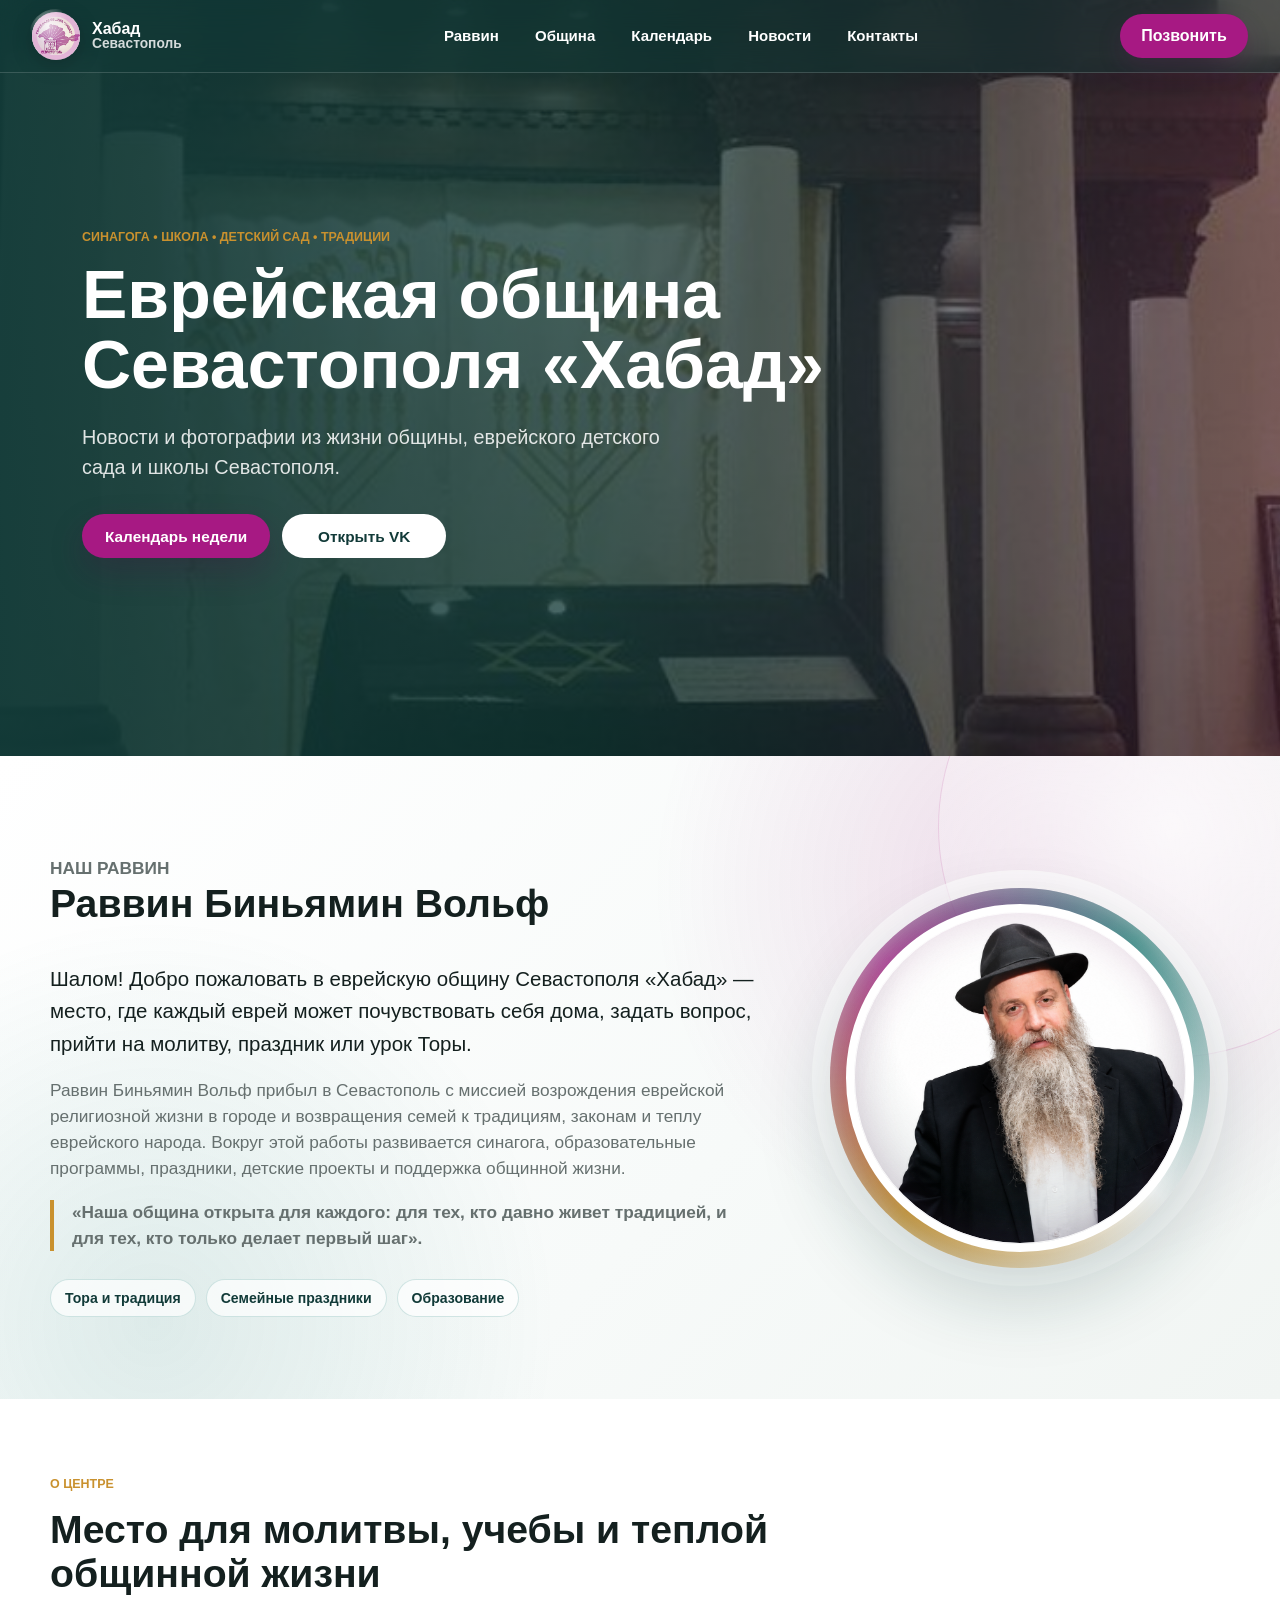
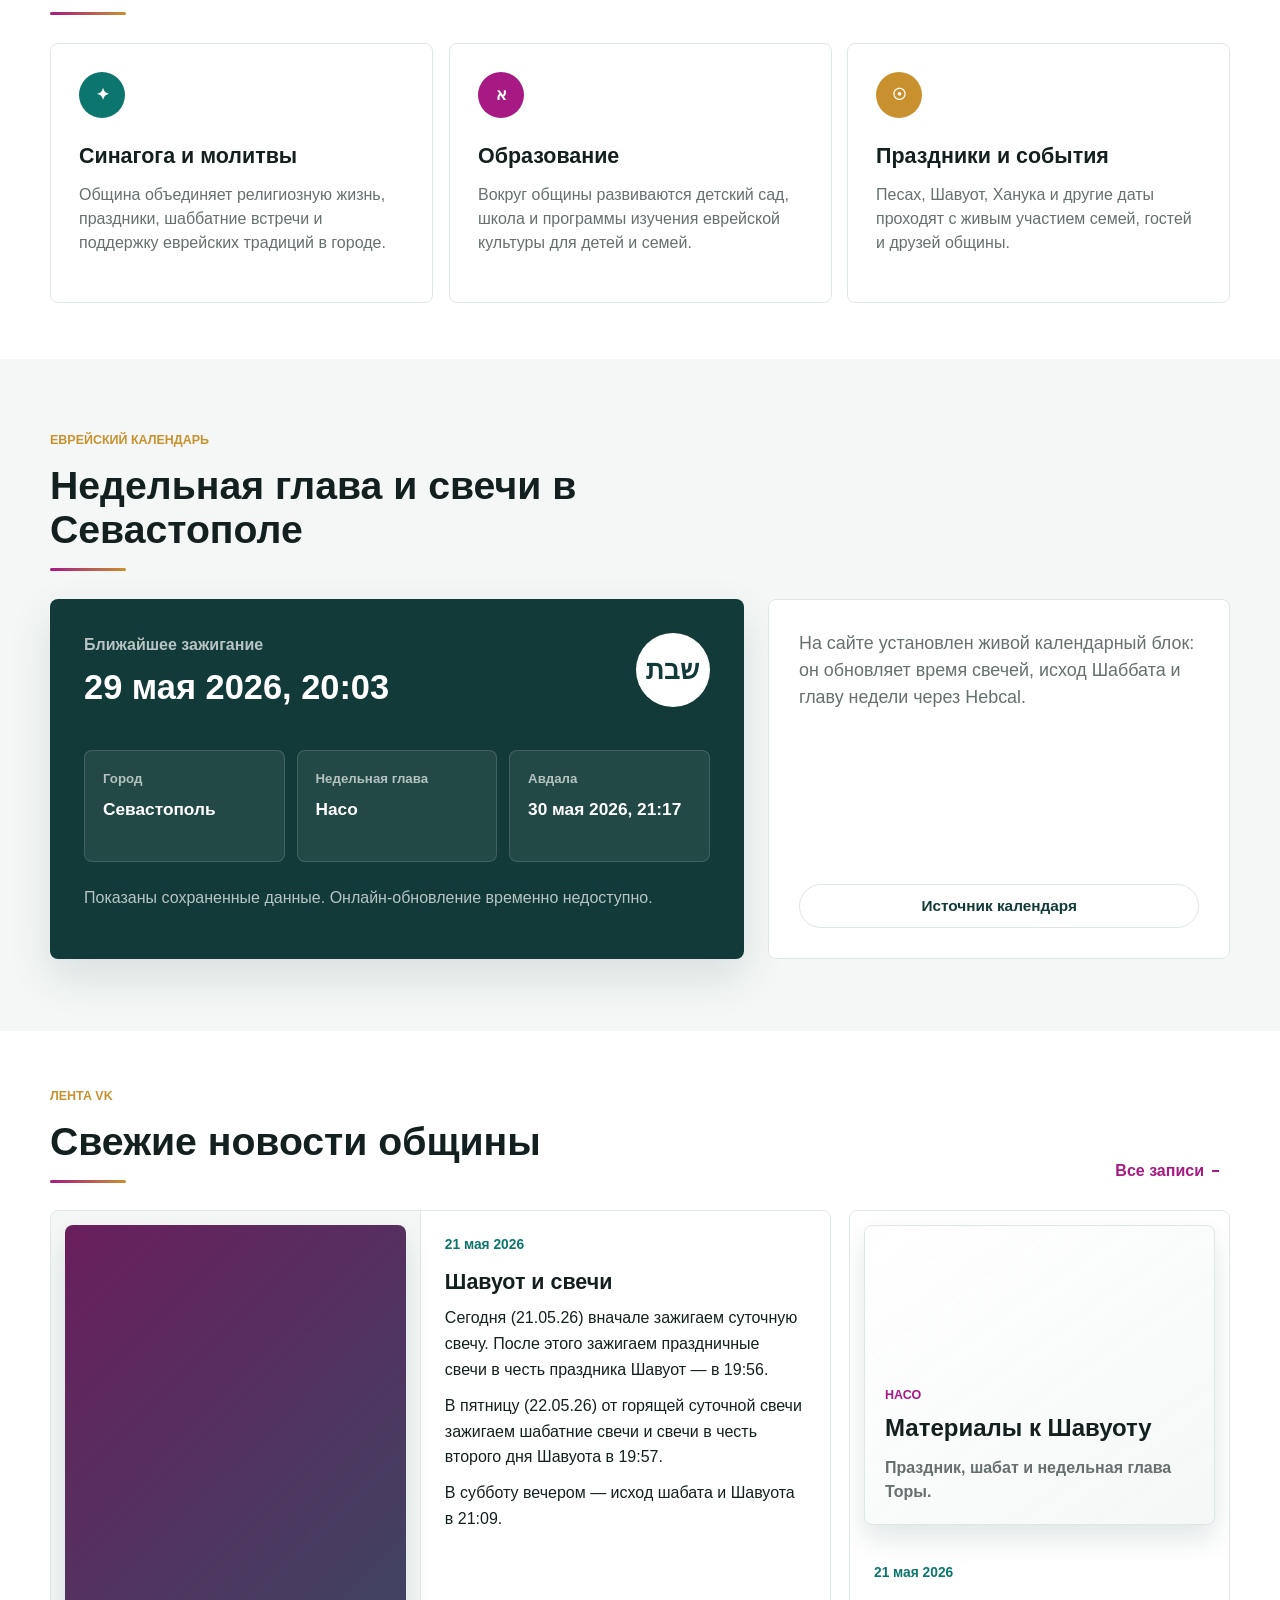
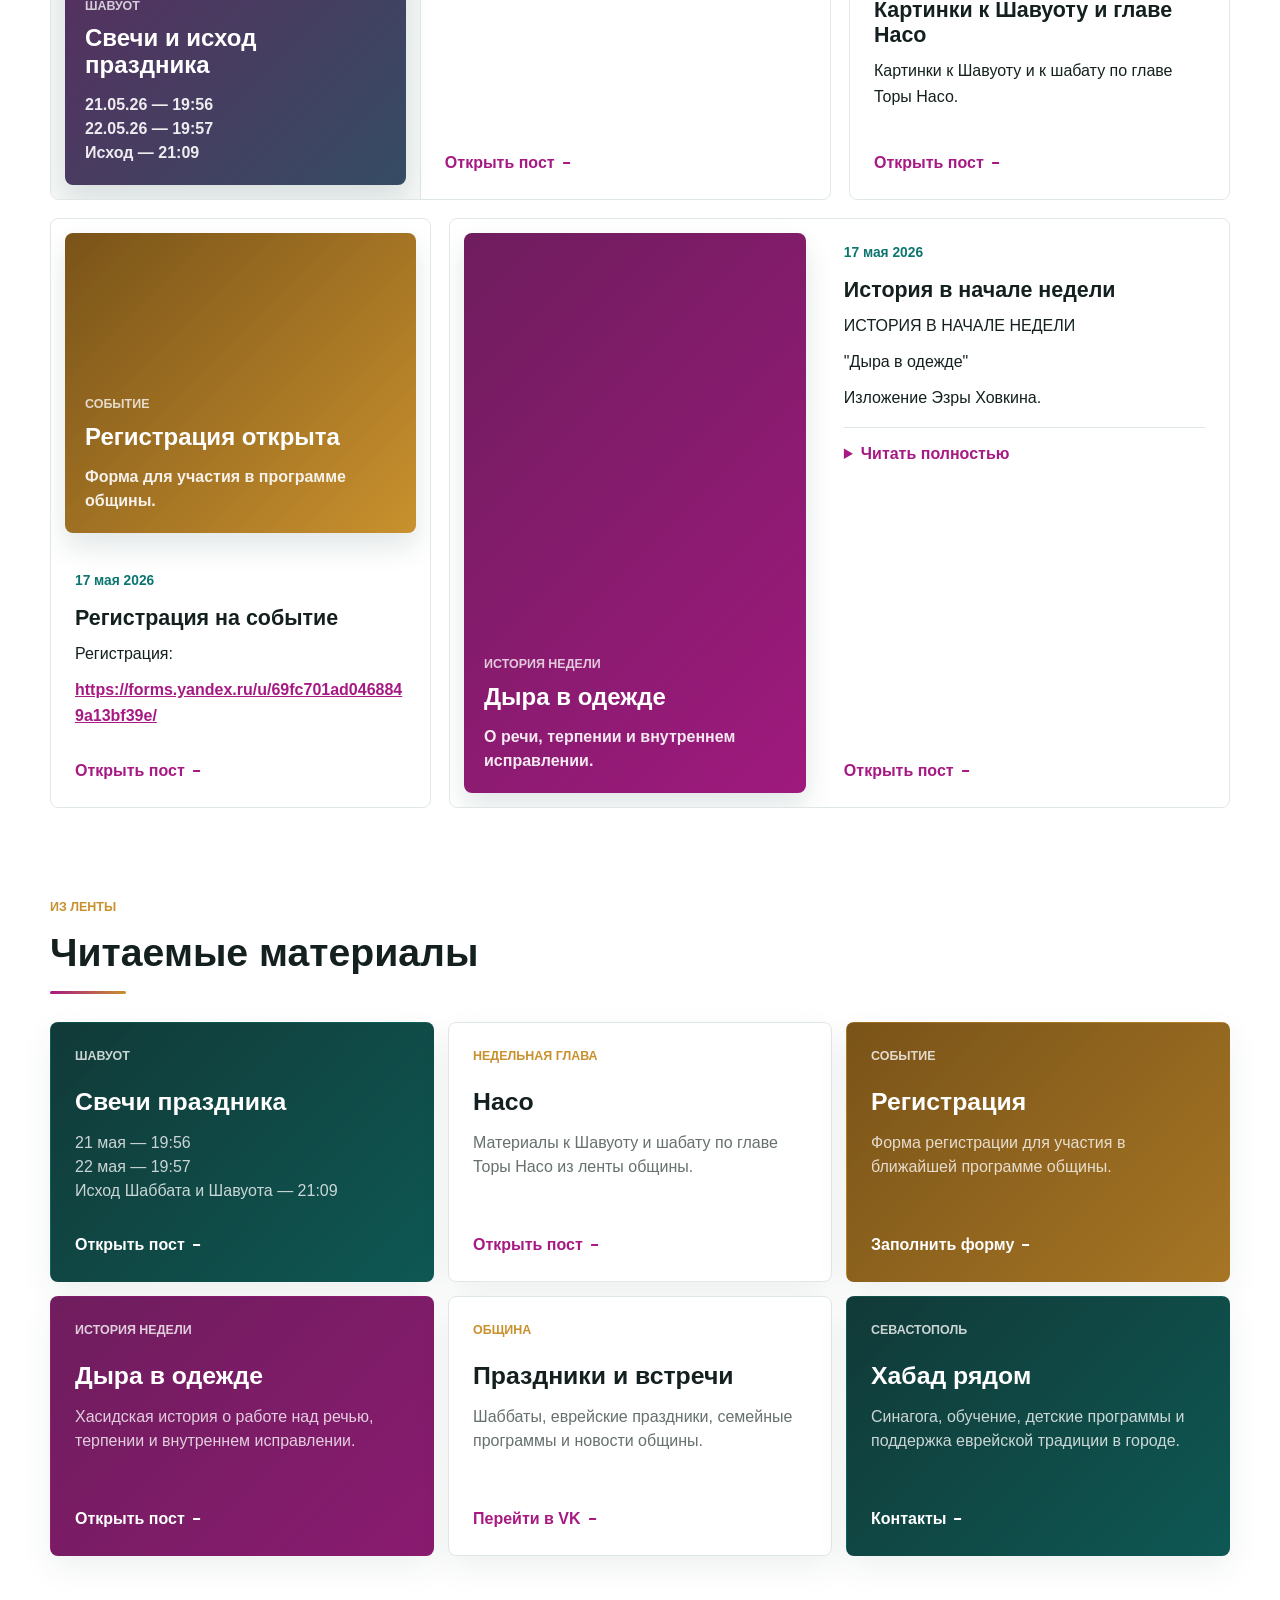
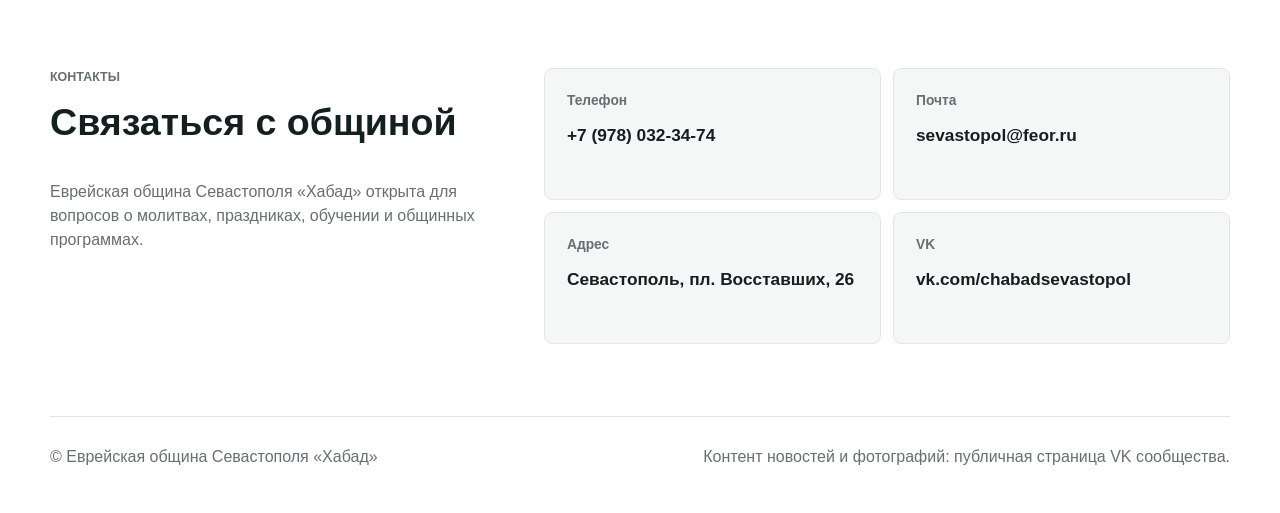
<file: index.html>
<!doctype html>
<html lang="ru">
  <head>
    <meta charset="utf-8">
    <meta name="viewport" content="width=device-width, initial-scale=1">
    <title>Еврейская община Севастополя «Хабад»</title>
    <meta
      name="description"
      content="Сайт еврейской общины Севастополя «Хабад»: новости, фотографии, недельная глава Торы, время зажигания свечей и контакты."
    >
    <link rel="preload" href="assets/cover.jpg" as="image">
    <link rel="preload" href="assets/rabbi.png" as="image">
    <link rel="stylesheet" href="styles.css">
  </head>
  <body>
    <div class="scroll-progress" aria-hidden="true"></div>
    <header class="site-header" data-elevated="false">
      <a class="brand" href="#top" aria-label="Еврейская община Севастополя Хабад">
        <span class="coin brand__coin" aria-hidden="true">
          <img src="assets/logo.png" alt="" class="coin__face coin__face--front">
          <img src="assets/logo.png" alt="" class="coin__face coin__face--back">
          <span class="coin__edge"></span>
        </span>
        <span class="brand__text">
          <span>Хабад</span>
          <span>Севастополь</span>
        </span>
      </a>
      <nav class="site-nav" aria-label="Основная навигация">
        <a href="#rabbi">Раввин</a>
        <a href="#community">Община</a>
        <a href="#calendar">Календарь</a>
        <a href="#news">Новости</a>
        <a href="#contacts">Контакты</a>
      </nav>
      <a class="header-action" href="tel:+79780323474">Позвонить</a>
    </header>

    <main id="top">
      <section class="hero" aria-labelledby="hero-title">
        <img class="hero__image" src="assets/cover.jpg" alt="">
        <div class="hero__shade"></div>
        <div class="hero__content">
          <p class="eyebrow">Синагога • школа • детский сад • традиции</p>
          <h1 id="hero-title">Еврейская община Севастополя «Хабад»</h1>
          <p class="hero__lead">
            Новости и фотографии из жизни общины, еврейского детского сада и школы Севастополя.
          </p>
          <div class="hero__actions" aria-label="Быстрые действия">
            <a class="button button--primary" href="#calendar">Календарь недели</a>
            <a class="button button--light" href="https://vk.com/chabadsevastopol" target="_blank" rel="noopener">Открыть VK</a>
          </div>
        </div>
        <div class="hero__emblem coin coin--large" aria-hidden="true">
          <img src="assets/logo.png" alt="" class="coin__face coin__face--front">
          <img src="assets/logo.png" alt="" class="coin__face coin__face--back">
          <span class="coin__edge"></span>
        </div>
      </section>

      <section class="section rabbi-section" id="rabbi" aria-labelledby="rabbi-title">
        <div class="rabbi-layout">
          <div class="rabbi-copy">
            <p class="eyebrow">Наш раввин</p>
            <h2 id="rabbi-title">Раввин Биньямин Вольф</h2>
            <p class="rabbi-lead">
              Шалом! Добро пожаловать в еврейскую общину Севастополя «Хабад» — место, где каждый еврей может почувствовать себя дома, задать вопрос, прийти на молитву, праздник или урок Торы.
            </p>
            <p>
              Раввин Биньямин Вольф прибыл в Севастополь с миссией возрождения еврейской религиозной жизни в городе и возвращения семей к традициям, законам и теплу еврейского народа. Вокруг этой работы развивается синагога, образовательные программы, праздники, детские проекты и поддержка общинной жизни.
            </p>
            <p class="rabbi-signature">
              «Наша община открыта для каждого: для тех, кто давно живет традицией, и для тех, кто только делает первый шаг».
            </p>
            <div class="rabbi-tags" aria-label="Направления работы раввина">
              <span>Тора и традиция</span>
              <span>Семейные праздники</span>
              <span>Образование</span>
            </div>
          </div>
          <div class="rabbi-photo-wrap" aria-label="Портрет раввина Биньямина Вольфа">
            <div class="rabbi-photo-ring">
              <img src="assets/rabbi.png" alt="Раввин Биньямин Вольф">
            </div>
          </div>
        </div>
      </section>

      <section class="section section--intro" id="community">
        <div class="section__heading">
          <p class="eyebrow">О центре</p>
          <h2>Место для молитвы, учебы и теплой общинной жизни</h2>
        </div>
        <div class="intro-grid">
          <article class="feature">
            <span class="feature__icon">✦</span>
            <h3>Синагога и молитвы</h3>
            <p>Община объединяет религиозную жизнь, праздники, шаббатние встречи и поддержку еврейских традиций в городе.</p>
          </article>
          <article class="feature">
            <span class="feature__icon">א</span>
            <h3>Образование</h3>
            <p>Вокруг общины развиваются детский сад, школа и программы изучения еврейской культуры для детей и семей.</p>
          </article>
          <article class="feature">
            <span class="feature__icon">☉</span>
            <h3>Праздники и события</h3>
            <p>Песах, Шавуот, Ханука и другие даты проходят с живым участием семей, гостей и друзей общины.</p>
          </article>
        </div>
      </section>

      <section class="section section--calendar" id="calendar">
        <div class="section__heading">
          <p class="eyebrow">Еврейский календарь</p>
          <h2>Недельная глава и свечи в Севастополе</h2>
        </div>
        <div class="calendar-layout">
          <article class="calendar-card" aria-live="polite">
            <div class="calendar-card__top">
              <div>
                <p class="calendar-card__label">Ближайшее зажигание</p>
                <h3 id="candle-time">29 мая 2026, 20:03</h3>
              </div>
              <span class="calendar-card__mark">שבת</span>
            </div>
            <dl class="calendar-list">
              <div>
                <dt>Город</dt>
                <dd>Севастополь</dd>
              </div>
              <div>
                <dt>Недельная глава</dt>
                <dd id="parsha-name">Насо</dd>
              </div>
              <div>
                <dt>Авдала</dt>
                <dd id="havdalah-time">30 мая 2026, 21:17</dd>
              </div>
            </dl>
            <p class="calendar-note" id="calendar-note">Данные рассчитаны для координат Севастополя, часовой пояс Europe/Simferopol.</p>
          </article>
          <div class="calendar-copy">
            <p>
              На сайте установлен живой календарный блок: он обновляет время свечей, исход Шаббата и главу недели через Hebcal.
            </p>
            <a class="button button--outline" href="https://www.hebcal.com/shabbat?cfg=json&amp;latitude=44.61665&amp;longitude=33.52537&amp;tzid=Europe/Simferopol&amp;M=on&amp;b=18" target="_blank" rel="noopener">
              Источник календаря
            </a>
          </div>
        </div>
      </section>

      <section class="section section--news" id="news">
        <div class="section__heading section__heading--wide">
          <div>
            <p class="eyebrow">Лента VK</p>
            <h2>Свежие новости общины</h2>
          </div>
          <a class="text-link" href="https://vk.com/chabadsevastopol" target="_blank" rel="noopener">Все записи</a>
        </div>
        <div class="news-grid news-feed">
          <article class="news-card news-card--wide">
            <div class="news-card__media">
              <div class="post-card post-card--media" aria-hidden="true">
                <span>Шавуот</span>
                <strong>Свечи и исход праздника</strong>
                <p>21.05.26 — 19:56<br>22.05.26 — 19:57<br>Исход — 21:09</p>
              </div>
            </div>
            <div class="news-card__content">
              <time datetime="2026-05-21">21 мая 2026</time>
              <h3>Шавуот и свечи</h3>
              <p class="post-text">Сегодня (21.05.26) вначале зажигаем суточную свечу. После этого зажигаем праздничные свечи в честь праздника Шавуот — в 19:56.</p>
              <p class="post-text">В пятницу (22.05.26) от горящей суточной свечи зажигаем шабатние свечи и свечи в честь второго дня Шавуота в 19:57.</p>
              <p class="post-text">В субботу вечером — исход шабата и Шавуота в 21:09.</p>
              <a href="https://vk.com/wall-134904022_3365" target="_blank" rel="noopener">Открыть пост</a>
            </div>
          </article>
          <article class="news-card">
            <div class="post-card post-card--media post-card--paper" aria-hidden="true">
              <span>Насо</span>
              <strong>Материалы к Шавуоту</strong>
              <p>Праздник, шабат и недельная глава Торы.</p>
            </div>
            <div class="news-card__content">
              <time datetime="2026-05-21">21 мая 2026</time>
              <h3>Картинки к Шавуоту и главе Насо</h3>
              <p class="post-text">Картинки к Шавуоту и к шабату по главе Торы Насо.</p>
              <a href="https://vk.com/wall-134904022_3364" target="_blank" rel="noopener">Открыть пост</a>
            </div>
          </article>
          <article class="news-card">
            <div class="post-card post-card--media post-card--gold" aria-hidden="true">
              <span>Событие</span>
              <strong>Регистрация открыта</strong>
              <p>Форма для участия в программе общины.</p>
            </div>
            <div class="news-card__content">
              <time datetime="2026-05-17">17 мая 2026</time>
              <h3>Регистрация на событие</h3>
              <p class="post-text">Регистрация:</p>
              <p class="post-text">
                <a class="inline-link" href="https://forms.yandex.ru/u/69fc701ad0468849a13bf39e/" target="_blank" rel="noopener">
                  https://forms.yandex.ru/u/69fc701ad0468849a13bf39e/
                </a>
              </p>
              <a href="https://vk.com/wall-134904022_3361" target="_blank" rel="noopener">Открыть пост</a>
            </div>
          </article>
          <article class="news-card news-card--wide">
            <div class="post-card post-card--media post-card--plum" aria-hidden="true">
              <span>История недели</span>
              <strong>Дыра в одежде</strong>
              <p>О речи, терпении и внутреннем исправлении.</p>
            </div>
            <div class="news-card__content">
              <time datetime="2026-05-17">17 мая 2026</time>
              <h3>История в начале недели</h3>
              <p class="post-text">ИСТОРИЯ В НАЧАЛЕ НЕДЕЛИ</p>
              <p class="post-text">"Дыра в одежде"</p>
              <p class="post-text">Изложение Эзры Ховкина.</p>
              <details class="post-details">
                <summary>Читать полностью</summary>
                <p class="post-text">Больше ста лет минуло после того, как душа Бааль Шем Това оставила этот мир. Но остались ученики, которых он воспитал. И советы, которые он давал евреям. Как драгоценные камни, хранились эти советы в памяти людей. И в час нужды, в час неудач вспоминались вдруг слова Бешта, и темноту прорезал луч света...</p>
                <p class="post-text">Рабби Ицхак из местечка Варки женился на славной еврейской девушке с очень уж строгим характером. Когда она ворчала на него, рабби Ицхак терпел. Но когда жена перенесла огонь на служанку и кухарку, рабби Ицхак засомневался, нужно ли молчать и дальше или, наоборот, повысить голос, заступиться за слабых и обиженных.</p>
                <p class="post-text">Решил этот богатый и очень скромный молодой человек посоветоваться со своим ребе, известным цадиком, рабби Довидом из Лелюва. Рабби Довид выслушал его и выразился кратко: "Что ты мне говоришь об этом? Скажи самому себе!"</p>
                <p class="post-text">Теперь рабби Ицхак понял: нужно было залатать дыры в той "одежде души", которая связана со словом. Он начал исправлять свою речь, стал говорить как можно меньше, и со временем сделался ребе, наставником хасидов. Прозвище ему дали подходящее: Молчащий ребе.</p>
                <p class="post-text">По материалам сайта ru.chabad.org.</p>
              </details>
              <a href="https://vk.com/wall-134904022_3360" target="_blank" rel="noopener">Открыть пост</a>
            </div>
          </article>
        </div>
      </section>

      <section class="section section--gallery" aria-labelledby="gallery-title">
        <div class="section__heading">
          <p class="eyebrow">Из ленты</p>
          <h2 id="gallery-title">Читаемые материалы</h2>
        </div>
        <div class="feed-preview-grid">
          <article class="feed-preview feed-preview--deep">
            <span>Шавуот</span>
            <h3>Свечи праздника</h3>
            <p>21 мая — 19:56<br>22 мая — 19:57<br>Исход Шаббата и Шавуота — 21:09</p>
            <a href="https://vk.com/wall-134904022_3365" target="_blank" rel="noopener">Открыть пост</a>
          </article>
          <article class="feed-preview feed-preview--paper">
            <span>Недельная глава</span>
            <h3>Насо</h3>
            <p>Материалы к Шавуоту и шабату по главе Торы Насо из ленты общины.</p>
            <a href="https://vk.com/wall-134904022_3364" target="_blank" rel="noopener">Открыть пост</a>
          </article>
          <article class="feed-preview feed-preview--gold">
            <span>Событие</span>
            <h3>Регистрация</h3>
            <p>Форма регистрации для участия в ближайшей программе общины.</p>
            <a href="https://forms.yandex.ru/u/69fc701ad0468849a13bf39e/" target="_blank" rel="noopener">Заполнить форму</a>
          </article>
          <article class="feed-preview feed-preview--plum">
            <span>История недели</span>
            <h3>Дыра в одежде</h3>
            <p>Хасидская история о работе над речью, терпении и внутреннем исправлении.</p>
            <a href="https://vk.com/wall-134904022_3360" target="_blank" rel="noopener">Открыть пост</a>
          </article>
          <article class="feed-preview feed-preview--paper">
            <span>Община</span>
            <h3>Праздники и встречи</h3>
            <p>Шаббаты, еврейские праздники, семейные программы и новости общины.</p>
            <a href="https://vk.com/chabadsevastopol" target="_blank" rel="noopener">Перейти в VK</a>
          </article>
          <article class="feed-preview feed-preview--deep">
            <span>Севастополь</span>
            <h3>Хабад рядом</h3>
            <p>Синагога, обучение, детские программы и поддержка еврейской традиции в городе.</p>
            <a href="#contacts">Контакты</a>
          </article>
        </div>
      </section>

      <section class="section contact-section" id="contacts">
        <div class="contact-copy">
          <p class="eyebrow">Контакты</p>
          <h2>Связаться с общиной</h2>
          <p>
            Еврейская община Севастополя «Хабад» открыта для вопросов о молитвах, праздниках, обучении и общинных программах.
          </p>
        </div>
        <div class="contact-list">
          <a href="tel:+79780323474">
            <span>Телефон</span>
            <strong>+7 (978) 032-34-74</strong>
          </a>
          <a href="mailto:sevastopol@feor.ru">
            <span>Почта</span>
            <strong>sevastopol@feor.ru</strong>
          </a>
          <a href="https://yandex.ru/maps/?text=%D0%A1%D0%B5%D0%B2%D0%B0%D1%81%D1%82%D0%BE%D0%BF%D0%BE%D0%BB%D1%8C%2C%20%D0%BF%D0%BB.%20%D0%92%D0%BE%D1%81%D1%81%D1%82%D0%B0%D0%B2%D1%88%D0%B8%D1%85%2C%2026" target="_blank" rel="noopener">
            <span>Адрес</span>
            <strong>Севастополь, пл. Восставших, 26</strong>
          </a>
          <a href="https://vk.com/chabadsevastopol" target="_blank" rel="noopener">
            <span>VK</span>
            <strong>vk.com/chabadsevastopol</strong>
          </a>
        </div>
      </section>
    </main>

    <footer class="site-footer">
      <p>© Еврейская община Севастополя «Хабад»</p>
      <p>Контент новостей и фотографий: публичная страница VK сообщества.</p>
    </footer>

    <script src="script.js"></script>
  </body>
</html>
</file>
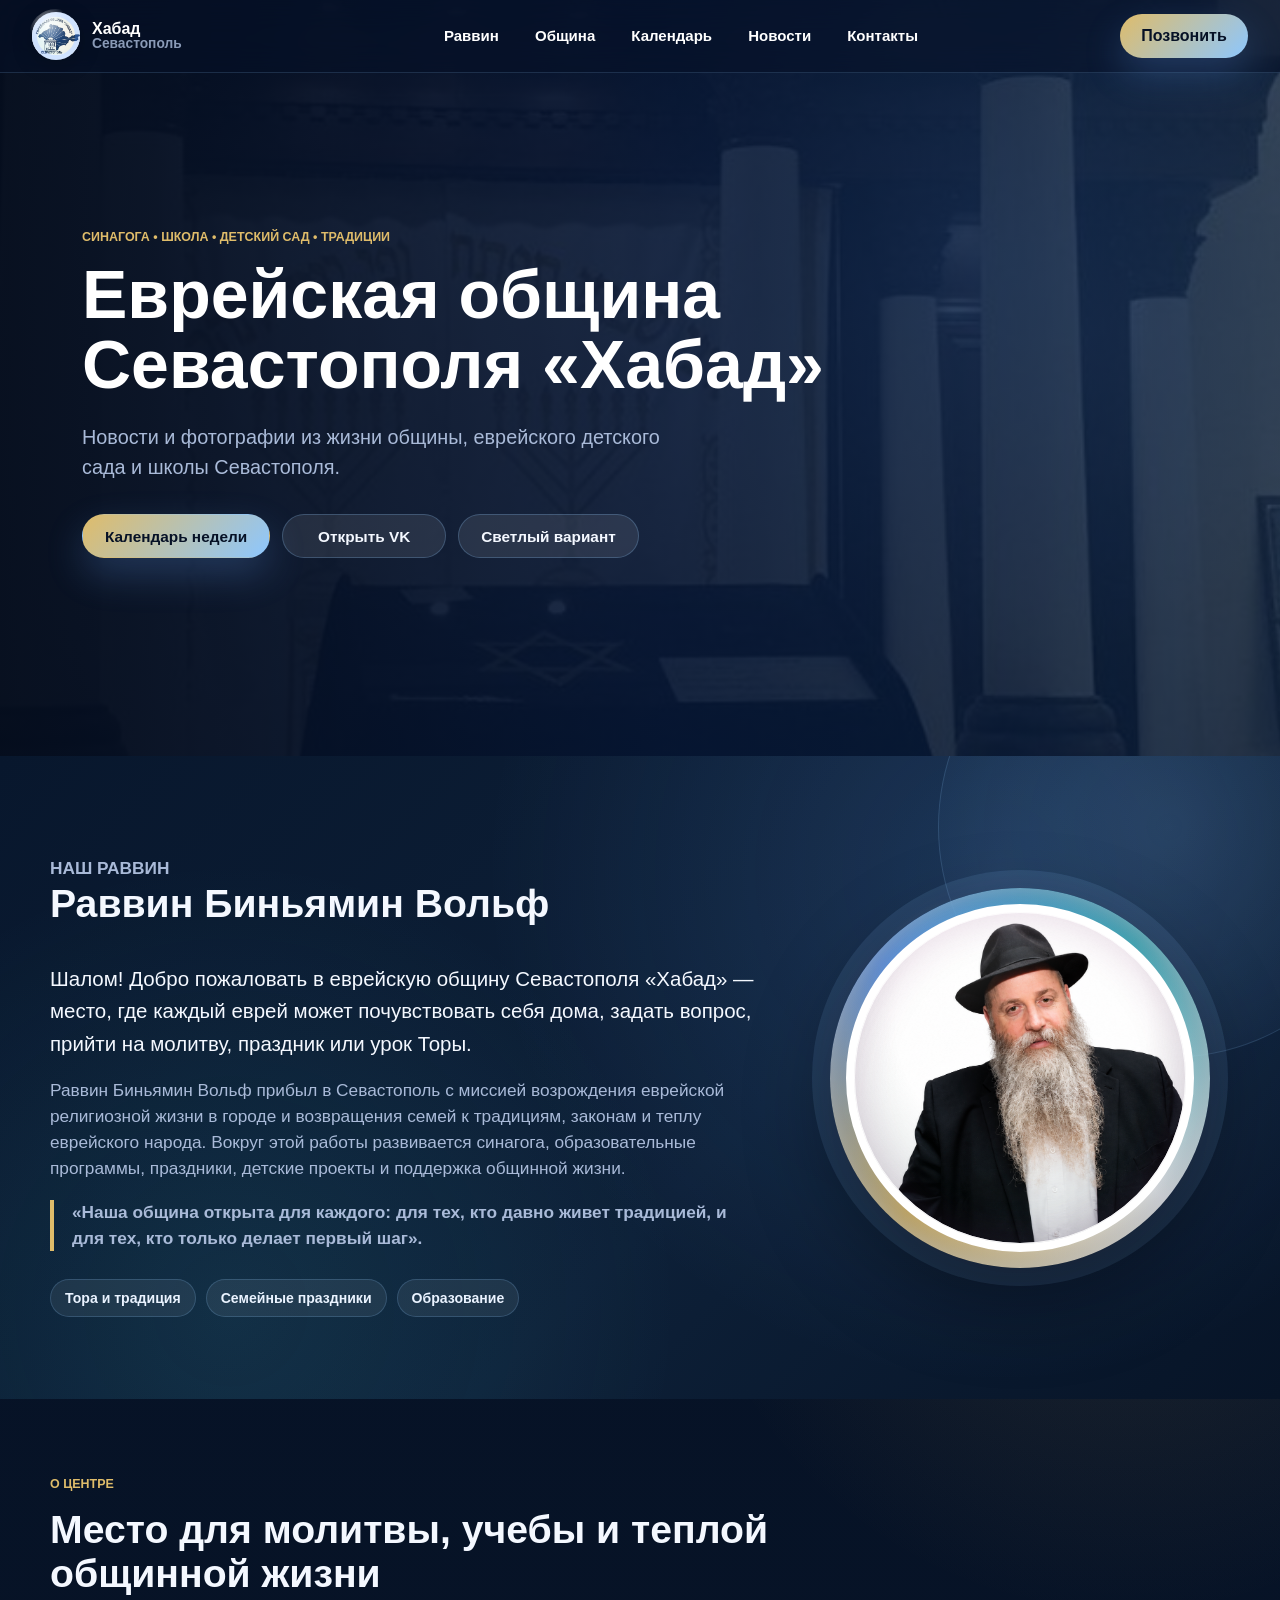
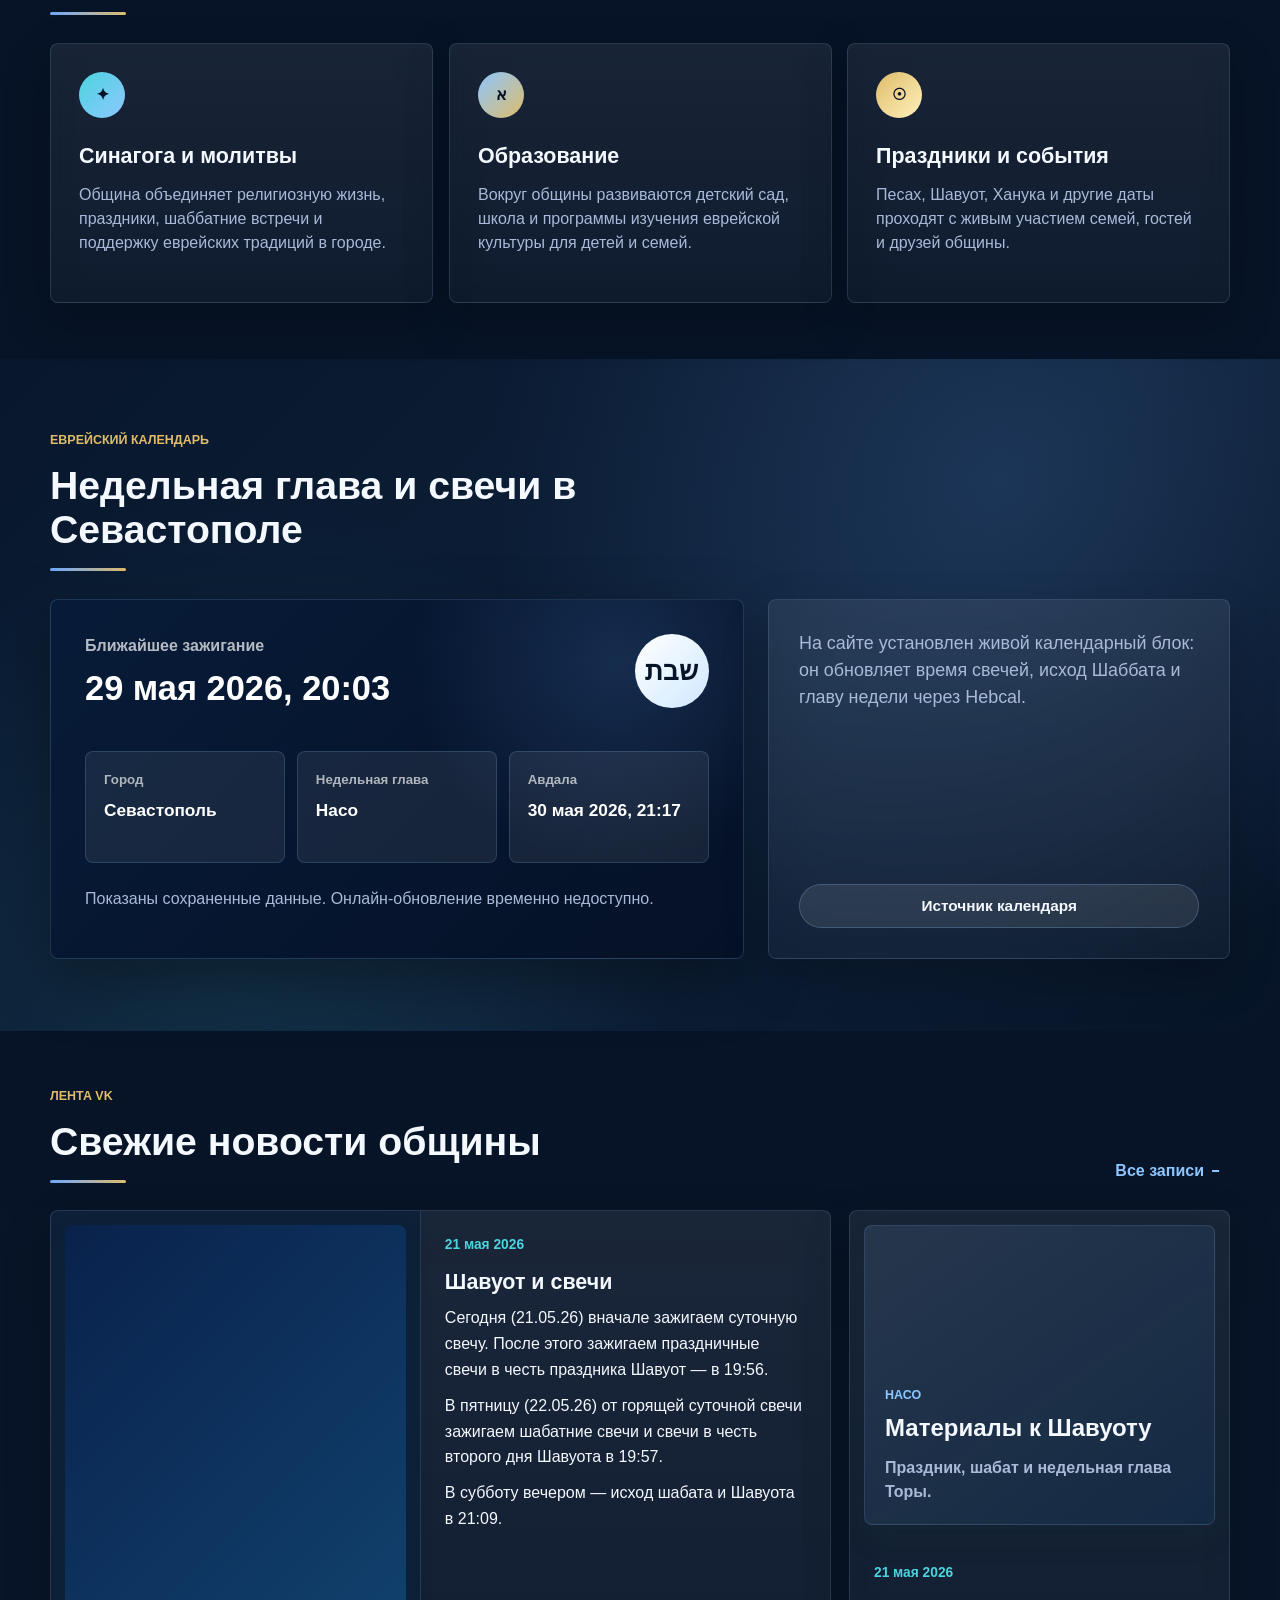
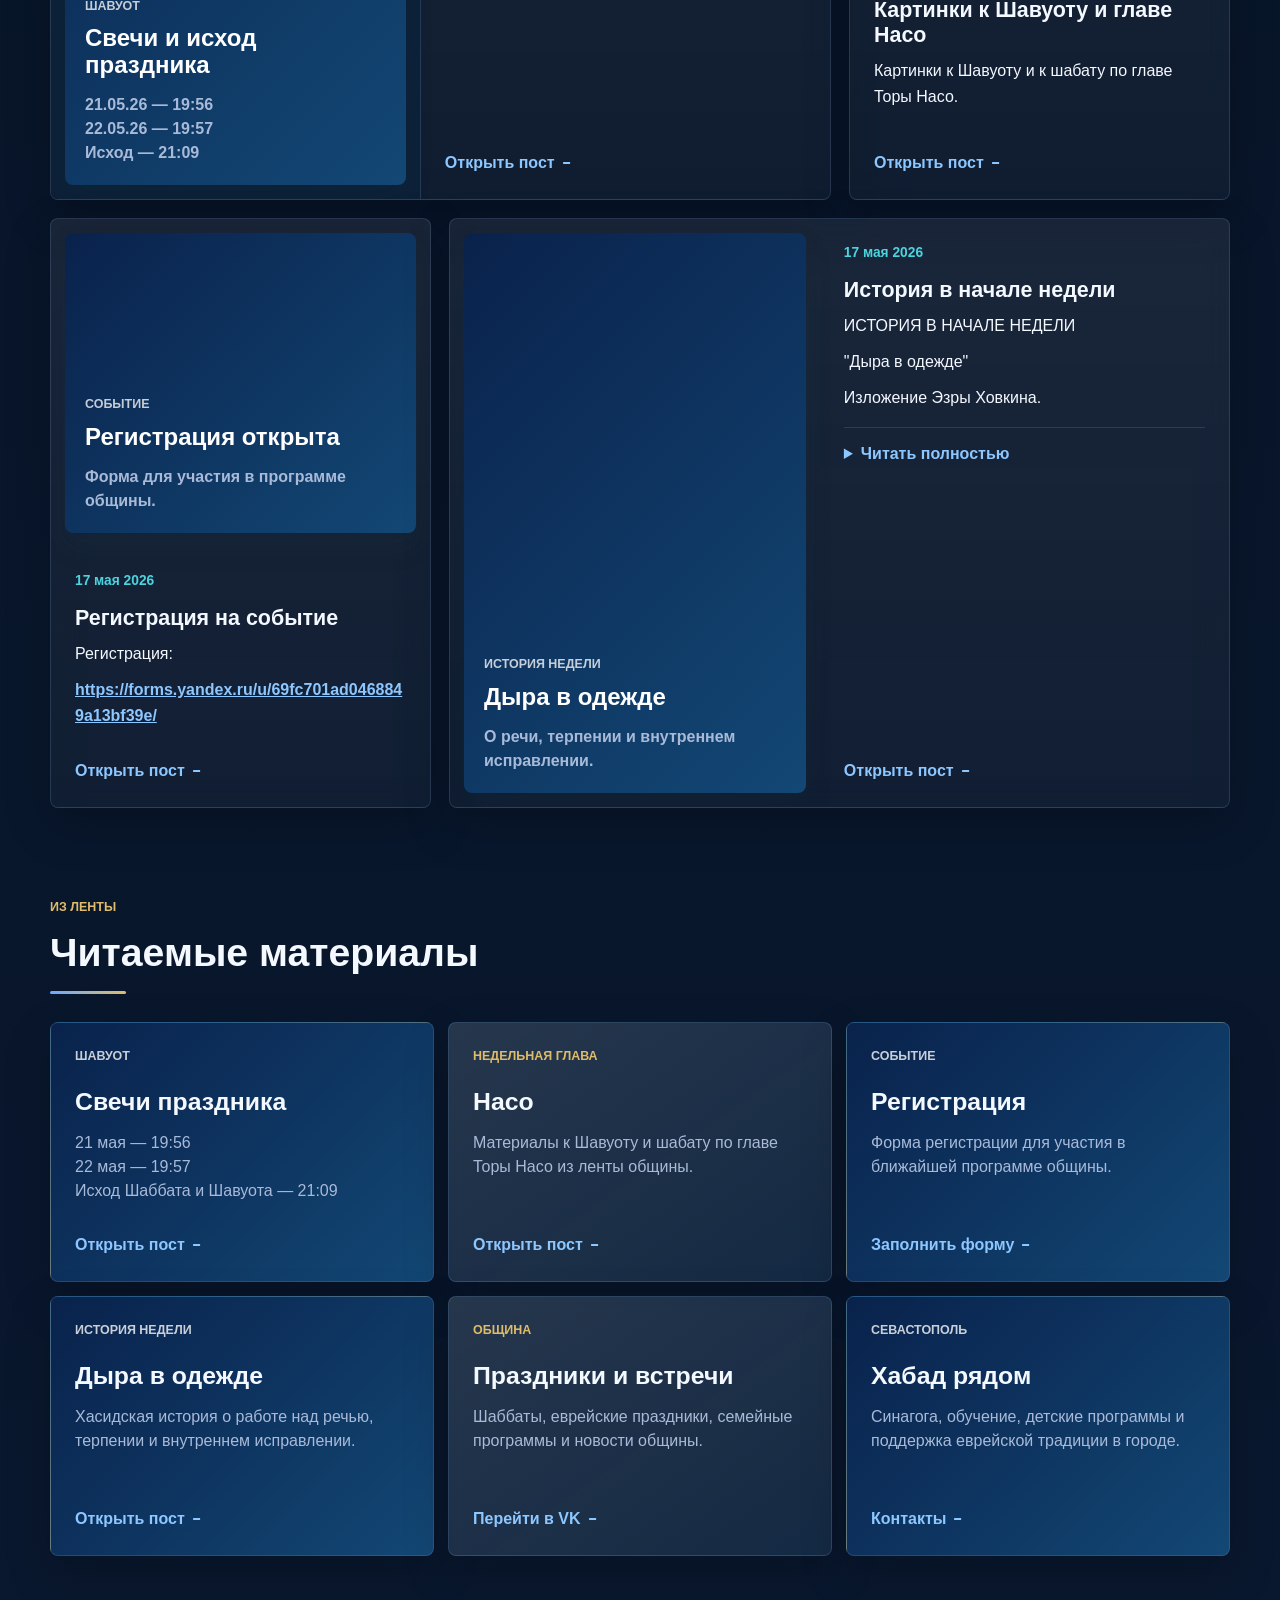
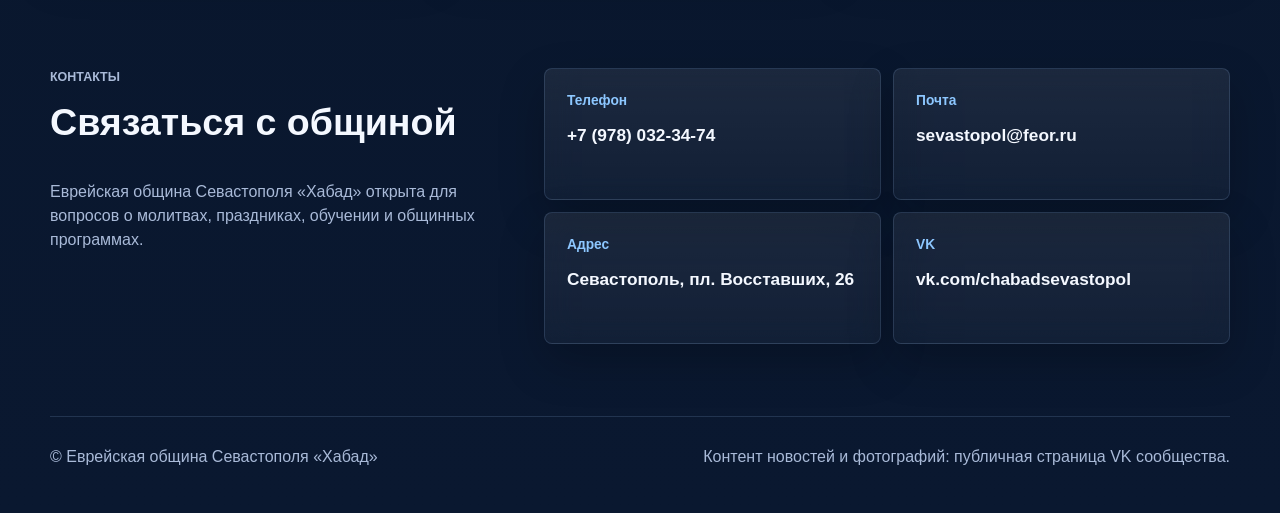
<file: blue.html>
<!doctype html>
<html lang="ru">
  <head>
    <meta charset="utf-8">
    <meta name="viewport" content="width=device-width, initial-scale=1">
    <title>Еврейская община Севастополя «Хабад» — темно-синий вариант</title>
    <meta
      name="description"
      content="Сайт еврейской общины Севастополя «Хабад»: новости, фотографии, недельная глава Торы, время зажигания свечей и контакты."
    >
    <link rel="preload" href="assets/cover.jpg" as="image">
    <link rel="preload" href="assets/rabbi.png" as="image">
    <link rel="preload" href="assets/logo-blue.png" as="image">
    <link rel="stylesheet" href="styles-blue.css">
  </head>
  <body>
    <div class="scroll-progress" aria-hidden="true"></div>
    <header class="site-header" data-elevated="false">
      <a class="brand" href="#top" aria-label="Еврейская община Севастополя Хабад">
        <span class="coin brand__coin" aria-hidden="true">
          <img src="assets/logo-blue.png" alt="" class="coin__face coin__face--front">
          <img src="assets/logo-blue.png" alt="" class="coin__face coin__face--back">
          <span class="coin__edge"></span>
        </span>
        <span class="brand__text">
          <span>Хабад</span>
          <span>Севастополь</span>
        </span>
      </a>
      <nav class="site-nav" aria-label="Основная навигация">
        <a href="#rabbi">Раввин</a>
        <a href="#community">Община</a>
        <a href="#calendar">Календарь</a>
        <a href="#news">Новости</a>
        <a href="#contacts">Контакты</a>
      </nav>
      <a class="header-action" href="tel:+79780323474">Позвонить</a>
    </header>

    <main id="top">
      <section class="hero" aria-labelledby="hero-title">
        <img class="hero__image" src="assets/cover.jpg" alt="">
        <div class="hero__shade"></div>
        <div class="hero__content">
          <p class="eyebrow">Синагога • школа • детский сад • традиции</p>
          <h1 id="hero-title">Еврейская община Севастополя «Хабад»</h1>
          <p class="hero__lead">
            Новости и фотографии из жизни общины, еврейского детского сада и школы Севастополя.
          </p>
          <div class="hero__actions" aria-label="Быстрые действия">
            <a class="button button--primary" href="#calendar">Календарь недели</a>
            <a class="button button--light" href="https://vk.com/chabadsevastopol" target="_blank" rel="noopener">Открыть VK</a>
            <a class="button button--outline" href="index.html">Светлый вариант</a>
          </div>
        </div>
        <div class="hero__emblem coin coin--large" aria-hidden="true">
          <img src="assets/logo-blue.png" alt="" class="coin__face coin__face--front">
          <img src="assets/logo-blue.png" alt="" class="coin__face coin__face--back">
          <span class="coin__edge"></span>
        </div>
      </section>

      <section class="section rabbi-section" id="rabbi" aria-labelledby="rabbi-title">
        <div class="rabbi-layout">
          <div class="rabbi-copy">
            <p class="eyebrow">Наш раввин</p>
            <h2 id="rabbi-title">Раввин Биньямин Вольф</h2>
            <p class="rabbi-lead">
              Шалом! Добро пожаловать в еврейскую общину Севастополя «Хабад» — место, где каждый еврей может почувствовать себя дома, задать вопрос, прийти на молитву, праздник или урок Торы.
            </p>
            <p>
              Раввин Биньямин Вольф прибыл в Севастополь с миссией возрождения еврейской религиозной жизни в городе и возвращения семей к традициям, законам и теплу еврейского народа. Вокруг этой работы развивается синагога, образовательные программы, праздники, детские проекты и поддержка общинной жизни.
            </p>
            <p class="rabbi-signature">
              «Наша община открыта для каждого: для тех, кто давно живет традицией, и для тех, кто только делает первый шаг».
            </p>
            <div class="rabbi-tags" aria-label="Направления работы раввина">
              <span>Тора и традиция</span>
              <span>Семейные праздники</span>
              <span>Образование</span>
            </div>
          </div>
          <div class="rabbi-photo-wrap" aria-label="Портрет раввина Биньямина Вольфа">
            <div class="rabbi-photo-ring">
              <img src="assets/rabbi.png" alt="Раввин Биньямин Вольф">
            </div>
          </div>
        </div>
      </section>

      <section class="section section--intro" id="community">
        <div class="section__heading">
          <p class="eyebrow">О центре</p>
          <h2>Место для молитвы, учебы и теплой общинной жизни</h2>
        </div>
        <div class="intro-grid">
          <article class="feature">
            <span class="feature__icon">✦</span>
            <h3>Синагога и молитвы</h3>
            <p>Община объединяет религиозную жизнь, праздники, шаббатние встречи и поддержку еврейских традиций в городе.</p>
          </article>
          <article class="feature">
            <span class="feature__icon">א</span>
            <h3>Образование</h3>
            <p>Вокруг общины развиваются детский сад, школа и программы изучения еврейской культуры для детей и семей.</p>
          </article>
          <article class="feature">
            <span class="feature__icon">☉</span>
            <h3>Праздники и события</h3>
            <p>Песах, Шавуот, Ханука и другие даты проходят с живым участием семей, гостей и друзей общины.</p>
          </article>
        </div>
      </section>

      <section class="section section--calendar" id="calendar">
        <div class="section__heading">
          <p class="eyebrow">Еврейский календарь</p>
          <h2>Недельная глава и свечи в Севастополе</h2>
        </div>
        <div class="calendar-layout">
          <article class="calendar-card" aria-live="polite">
            <div class="calendar-card__top">
              <div>
                <p class="calendar-card__label">Ближайшее зажигание</p>
                <h3 id="candle-time">29 мая 2026, 20:03</h3>
              </div>
              <span class="calendar-card__mark">שבת</span>
            </div>
            <dl class="calendar-list">
              <div>
                <dt>Город</dt>
                <dd>Севастополь</dd>
              </div>
              <div>
                <dt>Недельная глава</dt>
                <dd id="parsha-name">Насо</dd>
              </div>
              <div>
                <dt>Авдала</dt>
                <dd id="havdalah-time">30 мая 2026, 21:17</dd>
              </div>
            </dl>
            <p class="calendar-note" id="calendar-note">Данные рассчитаны для координат Севастополя, часовой пояс Europe/Simferopol.</p>
          </article>
          <div class="calendar-copy">
            <p>
              На сайте установлен живой календарный блок: он обновляет время свечей, исход Шаббата и главу недели через Hebcal.
            </p>
            <a class="button button--outline" href="https://www.hebcal.com/shabbat?cfg=json&amp;latitude=44.61665&amp;longitude=33.52537&amp;tzid=Europe/Simferopol&amp;M=on&amp;b=18" target="_blank" rel="noopener">
              Источник календаря
            </a>
          </div>
        </div>
      </section>

      <section class="section section--news" id="news">
        <div class="section__heading section__heading--wide">
          <div>
            <p class="eyebrow">Лента VK</p>
            <h2>Свежие новости общины</h2>
          </div>
          <a class="text-link" href="https://vk.com/chabadsevastopol" target="_blank" rel="noopener">Все записи</a>
        </div>
        <div class="news-grid news-feed">
          <article class="news-card news-card--wide">
            <div class="news-card__media">
              <div class="post-card post-card--media" aria-hidden="true">
                <span>Шавуот</span>
                <strong>Свечи и исход праздника</strong>
                <p>21.05.26 — 19:56<br>22.05.26 — 19:57<br>Исход — 21:09</p>
              </div>
            </div>
            <div class="news-card__content">
              <time datetime="2026-05-21">21 мая 2026</time>
              <h3>Шавуот и свечи</h3>
              <p class="post-text">Сегодня (21.05.26) вначале зажигаем суточную свечу. После этого зажигаем праздничные свечи в честь праздника Шавуот — в 19:56.</p>
              <p class="post-text">В пятницу (22.05.26) от горящей суточной свечи зажигаем шабатние свечи и свечи в честь второго дня Шавуота в 19:57.</p>
              <p class="post-text">В субботу вечером — исход шабата и Шавуота в 21:09.</p>
              <a href="https://vk.com/wall-134904022_3365" target="_blank" rel="noopener">Открыть пост</a>
            </div>
          </article>
          <article class="news-card">
            <div class="post-card post-card--media post-card--paper" aria-hidden="true">
              <span>Насо</span>
              <strong>Материалы к Шавуоту</strong>
              <p>Праздник, шабат и недельная глава Торы.</p>
            </div>
            <div class="news-card__content">
              <time datetime="2026-05-21">21 мая 2026</time>
              <h3>Картинки к Шавуоту и главе Насо</h3>
              <p class="post-text">Картинки к Шавуоту и к шабату по главе Торы Насо.</p>
              <a href="https://vk.com/wall-134904022_3364" target="_blank" rel="noopener">Открыть пост</a>
            </div>
          </article>
          <article class="news-card">
            <div class="post-card post-card--media post-card--gold" aria-hidden="true">
              <span>Событие</span>
              <strong>Регистрация открыта</strong>
              <p>Форма для участия в программе общины.</p>
            </div>
            <div class="news-card__content">
              <time datetime="2026-05-17">17 мая 2026</time>
              <h3>Регистрация на событие</h3>
              <p class="post-text">Регистрация:</p>
              <p class="post-text">
                <a class="inline-link" href="https://forms.yandex.ru/u/69fc701ad0468849a13bf39e/" target="_blank" rel="noopener">
                  https://forms.yandex.ru/u/69fc701ad0468849a13bf39e/
                </a>
              </p>
              <a href="https://vk.com/wall-134904022_3361" target="_blank" rel="noopener">Открыть пост</a>
            </div>
          </article>
          <article class="news-card news-card--wide">
            <div class="post-card post-card--media post-card--plum" aria-hidden="true">
              <span>История недели</span>
              <strong>Дыра в одежде</strong>
              <p>О речи, терпении и внутреннем исправлении.</p>
            </div>
            <div class="news-card__content">
              <time datetime="2026-05-17">17 мая 2026</time>
              <h3>История в начале недели</h3>
              <p class="post-text">ИСТОРИЯ В НАЧАЛЕ НЕДЕЛИ</p>
              <p class="post-text">"Дыра в одежде"</p>
              <p class="post-text">Изложение Эзры Ховкина.</p>
              <details class="post-details">
                <summary>Читать полностью</summary>
                <p class="post-text">Больше ста лет минуло после того, как душа Бааль Шем Това оставила этот мир. Но остались ученики, которых он воспитал. И советы, которые он давал евреям. Как драгоценные камни, хранились эти советы в памяти людей. И в час нужды, в час неудач вспоминались вдруг слова Бешта, и темноту прорезал луч света...</p>
                <p class="post-text">Рабби Ицхак из местечка Варки женился на славной еврейской девушке с очень уж строгим характером. Когда она ворчала на него, рабби Ицхак терпел. Но когда жена перенесла огонь на служанку и кухарку, рабби Ицхак засомневался, нужно ли молчать и дальше или, наоборот, повысить голос, заступиться за слабых и обиженных.</p>
                <p class="post-text">Решил этот богатый и очень скромный молодой человек посоветоваться со своим ребе, известным цадиком, рабби Довидом из Лелюва. Рабби Довид выслушал его и выразился кратко: "Что ты мне говоришь об этом? Скажи самому себе!"</p>
                <p class="post-text">Теперь рабби Ицхак понял: нужно было залатать дыры в той "одежде души", которая связана со словом. Он начал исправлять свою речь, стал говорить как можно меньше, и со временем сделался ребе, наставником хасидов. Прозвище ему дали подходящее: Молчащий ребе.</p>
                <p class="post-text">По материалам сайта ru.chabad.org.</p>
              </details>
              <a href="https://vk.com/wall-134904022_3360" target="_blank" rel="noopener">Открыть пост</a>
            </div>
          </article>
        </div>
      </section>

      <section class="section section--gallery" aria-labelledby="gallery-title">
        <div class="section__heading">
          <p class="eyebrow">Из ленты</p>
          <h2 id="gallery-title">Читаемые материалы</h2>
        </div>
        <div class="feed-preview-grid">
          <article class="feed-preview feed-preview--deep">
            <span>Шавуот</span>
            <h3>Свечи праздника</h3>
            <p>21 мая — 19:56<br>22 мая — 19:57<br>Исход Шаббата и Шавуота — 21:09</p>
            <a href="https://vk.com/wall-134904022_3365" target="_blank" rel="noopener">Открыть пост</a>
          </article>
          <article class="feed-preview feed-preview--paper">
            <span>Недельная глава</span>
            <h3>Насо</h3>
            <p>Материалы к Шавуоту и шабату по главе Торы Насо из ленты общины.</p>
            <a href="https://vk.com/wall-134904022_3364" target="_blank" rel="noopener">Открыть пост</a>
          </article>
          <article class="feed-preview feed-preview--gold">
            <span>Событие</span>
            <h3>Регистрация</h3>
            <p>Форма регистрации для участия в ближайшей программе общины.</p>
            <a href="https://forms.yandex.ru/u/69fc701ad0468849a13bf39e/" target="_blank" rel="noopener">Заполнить форму</a>
          </article>
          <article class="feed-preview feed-preview--plum">
            <span>История недели</span>
            <h3>Дыра в одежде</h3>
            <p>Хасидская история о работе над речью, терпении и внутреннем исправлении.</p>
            <a href="https://vk.com/wall-134904022_3360" target="_blank" rel="noopener">Открыть пост</a>
          </article>
          <article class="feed-preview feed-preview--paper">
            <span>Община</span>
            <h3>Праздники и встречи</h3>
            <p>Шаббаты, еврейские праздники, семейные программы и новости общины.</p>
            <a href="https://vk.com/chabadsevastopol" target="_blank" rel="noopener">Перейти в VK</a>
          </article>
          <article class="feed-preview feed-preview--deep">
            <span>Севастополь</span>
            <h3>Хабад рядом</h3>
            <p>Синагога, обучение, детские программы и поддержка еврейской традиции в городе.</p>
            <a href="#contacts">Контакты</a>
          </article>
        </div>
      </section>

      <section class="section contact-section" id="contacts">
        <div class="contact-copy">
          <p class="eyebrow">Контакты</p>
          <h2>Связаться с общиной</h2>
          <p>
            Еврейская община Севастополя «Хабад» открыта для вопросов о молитвах, праздниках, обучении и общинных программах.
          </p>
        </div>
        <div class="contact-list">
          <a href="tel:+79780323474">
            <span>Телефон</span>
            <strong>+7 (978) 032-34-74</strong>
          </a>
          <a href="mailto:sevastopol@feor.ru">
            <span>Почта</span>
            <strong>sevastopol@feor.ru</strong>
          </a>
          <a href="https://yandex.ru/maps/?text=%D0%A1%D0%B5%D0%B2%D0%B0%D1%81%D1%82%D0%BE%D0%BF%D0%BE%D0%BB%D1%8C%2C%20%D0%BF%D0%BB.%20%D0%92%D0%BE%D1%81%D1%81%D1%82%D0%B0%D0%B2%D1%88%D0%B8%D1%85%2C%2026" target="_blank" rel="noopener">
            <span>Адрес</span>
            <strong>Севастополь, пл. Восставших, 26</strong>
          </a>
          <a href="https://vk.com/chabadsevastopol" target="_blank" rel="noopener">
            <span>VK</span>
            <strong>vk.com/chabadsevastopol</strong>
          </a>
        </div>
      </section>
    </main>

    <footer class="site-footer">
      <p>© Еврейская община Севастополя «Хабад»</p>
      <p>Контент новостей и фотографий: публичная страница VK сообщества.</p>
    </footer>

    <script src="script.js"></script>
  </body>
</html>
</file>
<file: styles.css>
:root {
  color-scheme: light;
  --ink: #14201f;
  --muted: #66706f;
  --paper: #ffffff;
  --soft: #f4f7f6;
  --line: #dfe7e4;
  --deep: #113a38;
  --teal: #0b756e;
  --purple: #a71983;
  --plum: #6f1d5e;
  --gold: #c9912e;
  --shadow: 0 18px 44px rgba(17, 58, 56, 0.12);
  --scroll-progress: 0%;
}

* {
  box-sizing: border-box;
}

html {
  scroll-behavior: smooth;
}

body {
  margin: 0;
  color: var(--ink);
  background: var(--paper);
  font-family: Inter, -apple-system, BlinkMacSystemFont, "Segoe UI", Arial, sans-serif;
  line-height: 1.5;
  letter-spacing: 0;
  overflow-x: hidden;
}

@keyframes page-rise {
  0% {
    opacity: 0;
    transform: translateY(18px);
  }

  100% {
    opacity: 1;
    transform: translateY(0);
  }
}

@keyframes soft-sheen {
  0% {
    transform: translateX(-140%) skewX(-16deg);
  }

  100% {
    transform: translateX(140%) skewX(-16deg);
  }
}

@keyframes gradient-drift {
  0% {
    background-position: 0% 50%;
  }

  100% {
    background-position: 100% 50%;
  }
}

@keyframes mark-pulse {
  0%,
  100% {
    box-shadow: 0 0 0 0 rgba(255, 255, 255, 0.26);
  }

  50% {
    box-shadow: 0 0 0 14px rgba(255, 255, 255, 0);
  }
}

img {
  display: block;
  max-width: 100%;
}

a {
  color: inherit;
}

.scroll-progress {
  position: fixed;
  inset: 0 auto auto 0;
  z-index: 30;
  width: var(--scroll-progress);
  height: 3px;
  background: linear-gradient(90deg, var(--gold), var(--purple), var(--teal));
  box-shadow: 0 0 18px rgba(167, 25, 131, 0.28);
  pointer-events: none;
  transition: width 120ms linear;
}

.site-header {
  position: fixed;
  inset: 0 0 auto;
  z-index: 20;
  display: flex;
  align-items: center;
  justify-content: space-between;
  gap: 24px;
  min-height: 72px;
  padding: 12px 32px;
  color: #fff;
  background: rgba(17, 58, 56, 0.42);
  border-bottom: 1px solid rgba(255, 255, 255, 0.16);
  backdrop-filter: blur(16px);
  transition: background 180ms ease, color 180ms ease, box-shadow 180ms ease, transform 180ms ease;
}

.site-header[data-elevated="true"] {
  color: var(--ink);
  background: rgba(255, 255, 255, 0.94);
  box-shadow: 0 10px 32px rgba(20, 32, 31, 0.1);
}

.brand {
  display: inline-flex;
  align-items: center;
  gap: 12px;
  min-width: 210px;
  text-decoration: none;
  perspective: 900px;
}

.coin {
  position: relative;
  display: inline-block;
  flex: 0 0 auto;
  transform-origin: center center;
  transform-style: preserve-3d;
  animation: coin-spin 5.2s linear infinite;
}

.coin::after {
  position: absolute;
  inset: -6%;
  content: "";
  border-radius: 50%;
  background: radial-gradient(circle at 36% 28%, rgba(255, 255, 255, 0.72), rgba(255, 255, 255, 0) 38%);
  pointer-events: none;
  transform: translateZ(2px);
}

.coin__face,
.coin__edge {
  position: absolute;
  inset: 0;
  width: 100%;
  height: 100%;
  border-radius: 50%;
}

.coin__face {
  object-fit: contain;
  object-position: center center;
  background: #fff;
  backface-visibility: hidden;
}

.coin__face--front {
  transform: translateZ(5px);
}

.coin__face--back {
  transform: rotateY(180deg) translateZ(5px);
}

.coin__edge {
  border: 5px solid rgba(167, 25, 131, 0.32);
  box-shadow:
    inset 10px 0 16px rgba(111, 29, 94, 0.2),
    inset -10px 0 16px rgba(201, 145, 46, 0.16);
  transform: translateZ(0);
}

.brand__coin {
  width: 48px;
  height: 48px;
  border-radius: 50%;
  filter: drop-shadow(0 5px 10px rgba(0, 0, 0, 0.18));
}

.site-header[data-elevated="true"] .brand__coin {
  filter: drop-shadow(0 5px 10px rgba(20, 32, 31, 0.12));
}

@keyframes coin-spin {
  0% {
    transform: rotateY(0deg);
  }

  100% {
    transform: rotateY(360deg);
  }
}

.brand__text {
  display: grid;
  line-height: 1.08;
  font-weight: 800;
}

.brand__text span:last-child {
  font-size: 0.86rem;
  font-weight: 600;
  opacity: 0.82;
}

.site-nav {
  display: flex;
  align-items: center;
  justify-content: center;
  gap: 8px;
}

.site-nav a,
.header-action,
.button {
  position: relative;
  overflow: hidden;
  min-height: 44px;
  display: inline-flex;
  align-items: center;
  justify-content: center;
  border-radius: 999px;
  text-decoration: none;
  font-weight: 750;
  white-space: nowrap;
}

.site-nav a {
  padding: 0 14px;
  font-size: 0.94rem;
  transition: background 180ms ease, transform 180ms ease;
}

.site-nav a::before {
  position: absolute;
  right: 14px;
  bottom: 6px;
  left: 14px;
  height: 2px;
  content: "";
  background: currentColor;
  border-radius: 999px;
  opacity: 0;
  transform: scaleX(0.35);
  transform-origin: center;
  transition: opacity 180ms ease, transform 180ms ease;
}

.site-nav a:hover,
.site-nav a:focus-visible,
.site-nav a[data-active="true"] {
  background: rgba(255, 255, 255, 0.16);
  transform: translateY(-1px);
  outline: none;
}

.site-nav a:hover::before,
.site-nav a:focus-visible::before,
.site-nav a[data-active="true"]::before {
  opacity: 0.72;
  transform: scaleX(1);
}

.site-header[data-elevated="true"] .site-nav a:hover,
.site-header[data-elevated="true"] .site-nav a:focus-visible,
.site-header[data-elevated="true"] .site-nav a[data-active="true"] {
  background: var(--soft);
}

.header-action {
  min-width: 128px;
  padding: 0 18px;
  color: #fff;
  background: var(--purple);
  box-shadow: 0 10px 24px rgba(111, 29, 94, 0.2);
  transition: transform 180ms ease, box-shadow 180ms ease;
}

.header-action::after,
.button::after {
  position: absolute;
  inset: 0;
  width: 42%;
  content: "";
  background: linear-gradient(90deg, transparent, rgba(255, 255, 255, 0.36), transparent);
  opacity: 0;
  pointer-events: none;
}

.hero {
  position: relative;
  min-height: 84vh;
  display: grid;
  align-items: center;
  overflow: hidden;
  isolation: isolate;
  padding: 118px 32px 88px;
  color: #fff;
  background: var(--deep);
  perspective: 1200px;
}

.hero__image,
.hero__shade {
  position: absolute;
  inset: 0;
  z-index: -2;
  width: 100%;
  height: 100%;
}

.hero__image {
  object-fit: cover;
  filter: saturate(0.92) contrast(1.08);
  transform-origin: center;
}

.hero__shade {
  z-index: -1;
  background:
    linear-gradient(90deg, rgba(17, 58, 56, 0.96) 0%, rgba(17, 58, 56, 0.72) 46%, rgba(67, 24, 58, 0.48) 100%),
    rgba(20, 32, 31, 0.14);
}

.hero__content {
  width: min(760px, 100%);
  margin-left: max(0px, calc((100vw - 1180px) / 2));
}

.eyebrow {
  margin: 0 0 14px;
  color: var(--gold);
  font-size: 0.78rem;
  font-weight: 900;
  text-transform: uppercase;
}

.hero h1 {
  max-width: 760px;
  margin: 0;
  font-size: 4.25rem;
  line-height: 1.02;
  overflow-wrap: normal;
}

.hero__lead {
  max-width: 610px;
  margin: 24px 0 0;
  color: rgba(255, 255, 255, 0.86);
  font-size: 1.24rem;
}

.hero__actions {
  display: flex;
  flex-wrap: wrap;
  gap: 12px;
  margin-top: 32px;
}

.button {
  min-width: 164px;
  padding: 0 22px;
  border: 1px solid transparent;
  font-size: 0.96rem;
  transition: transform 180ms ease, box-shadow 180ms ease, border-color 180ms ease;
}

.button--primary {
  color: #fff;
  background: var(--purple);
  box-shadow: 0 14px 32px rgba(70, 18, 61, 0.28);
}

.button--light {
  color: var(--deep);
  background: #fff;
}

.button--outline {
  color: var(--deep);
  border-color: var(--line);
  background: #fff;
}

.button:hover,
.button:focus-visible,
.header-action:hover,
.header-action:focus-visible {
  transform: translateY(-2px);
  outline: none;
}

.button:hover::after,
.button:focus-visible::after,
.header-action:hover::after,
.header-action:focus-visible::after {
  opacity: 1;
  animation: soft-sheen 780ms ease;
}

.hero__emblem {
  display: none;
}

.coin--large {
  animation-duration: 6.8s;
  filter: drop-shadow(0 24px 44px rgba(0, 0, 0, 0.28));
}

.section,
.site-footer {
  width: min(1180px, calc(100% - 48px));
  margin-inline: auto;
}

.section {
  padding: 56px 0;
}

.section--intro {
  padding-top: 76px;
}

.section__heading {
  max-width: 720px;
  margin-bottom: 28px;
}

.section__heading--wide {
  max-width: none;
  display: flex;
  align-items: end;
  justify-content: space-between;
  gap: 24px;
}

.section h2 {
  position: relative;
  margin: 0;
  font-size: 2.45rem;
  line-height: 1.12;
}

.section h2::after {
  display: block;
  width: 76px;
  height: 3px;
  margin-top: 16px;
  content: "";
  background: linear-gradient(90deg, var(--purple), var(--gold));
  border-radius: 999px;
  transform: scaleX(0);
  transform-origin: left center;
  transition: transform 620ms cubic-bezier(0.2, 0.8, 0.2, 1) 120ms;
}

.section__heading.is-visible h2::after,
.section__heading:not(.reveal-item) h2::after {
  transform: scaleX(1);
}

.rabbi-section {
  position: relative;
  width: 100%;
  max-width: none;
  overflow: hidden;
  padding: 82px max(24px, calc((100vw - 1180px) / 2));
  background:
    radial-gradient(circle at 82% 20%, rgba(167, 25, 131, 0.14), transparent 34%),
    radial-gradient(circle at 12% 88%, rgba(11, 117, 110, 0.12), transparent 32%),
    linear-gradient(135deg, #fff 0%, #f7faf9 58%, #f1f5f3 100%);
}

.rabbi-section::before {
  position: absolute;
  top: -160px;
  right: max(-120px, calc((100vw - 1180px) / 2 - 180px));
  width: 460px;
  height: 460px;
  content: "";
  border: 1px solid rgba(167, 25, 131, 0.14);
  border-radius: 50%;
  background: radial-gradient(circle, rgba(255, 255, 255, 0.74), rgba(255, 255, 255, 0));
  pointer-events: none;
}

.rabbi-layout {
  position: relative;
  z-index: 1;
  display: grid;
  grid-template-columns: minmax(0, 1fr) minmax(300px, 420px);
  gap: 54px;
  align-items: center;
}

.rabbi-copy {
  max-width: 760px;
}

.rabbi-copy p {
  margin: 18px 0 0;
  color: var(--muted);
  font-size: 1.08rem;
}

.rabbi-copy .rabbi-lead {
  max-width: 720px;
  color: var(--ink);
  font-size: 1.28rem;
  line-height: 1.58;
}

.rabbi-signature {
  max-width: 700px;
  padding-left: 18px;
  border-left: 4px solid var(--gold);
  font-weight: 750;
}

.rabbi-tags {
  display: flex;
  flex-wrap: wrap;
  gap: 10px;
  margin-top: 28px;
}

.rabbi-tags span {
  min-height: 38px;
  display: inline-flex;
  align-items: center;
  padding: 0 14px;
  color: var(--deep);
  border: 1px solid rgba(11, 117, 110, 0.18);
  border-radius: 999px;
  background: rgba(255, 255, 255, 0.7);
  font-size: 0.88rem;
  font-weight: 850;
}

.rabbi-photo-wrap {
  display: grid;
  place-items: center;
}

.rabbi-photo-ring {
  position: relative;
  width: min(100%, 380px);
  aspect-ratio: 1;
  padding: 16px;
  border-radius: 50%;
  background:
    radial-gradient(circle at 50% 50%, transparent 58%, rgba(17, 58, 56, 0.26) 78%, rgba(111, 29, 94, 0.44) 100%),
    conic-gradient(from 130deg, rgba(255, 255, 255, 0.94), rgba(201, 145, 46, 0.95), rgba(167, 25, 131, 0.78), rgba(11, 117, 110, 0.72), rgba(255, 255, 255, 0.94));
  box-shadow:
    0 30px 76px rgba(17, 58, 56, 0.2),
    0 0 0 18px rgba(255, 255, 255, 0.58),
    inset 0 0 26px rgba(255, 255, 255, 0.45);
}

.rabbi-photo-ring::before {
  position: absolute;
  inset: -22px;
  z-index: -1;
  content: "";
  border-radius: 50%;
  background:
    radial-gradient(circle at 40% 34%, rgba(255, 255, 255, 0.9), transparent 30%),
    radial-gradient(circle, rgba(167, 25, 131, 0.18), transparent 68%);
  filter: blur(2px);
}

.rabbi-photo-ring::after {
  position: absolute;
  inset: 24px;
  content: "";
  border-radius: 50%;
  background:
    radial-gradient(circle at 50% 34%, transparent 45%, rgba(17, 58, 56, 0.1) 72%, rgba(17, 58, 56, 0.32) 100%),
    linear-gradient(145deg, rgba(255, 255, 255, 0.34), transparent 38%);
  box-shadow:
    inset 0 0 0 1px rgba(255, 255, 255, 0.84),
    inset 0 0 42px rgba(111, 29, 94, 0.18);
  pointer-events: none;
}

.rabbi-photo-ring img {
  width: 100%;
  height: 100%;
  border: 9px solid #fff;
  border-radius: 50%;
  object-fit: cover;
  object-position: 55% 20%;
  background: #fff;
}

.intro-grid {
  display: grid;
  grid-template-columns: repeat(3, minmax(0, 1fr));
  gap: 16px;
}

.feature {
  position: relative;
  overflow: hidden;
  min-height: 260px;
  padding: 28px;
  border: 1px solid var(--line);
  border-radius: 8px;
  background: var(--paper);
  transition: transform 220ms ease, box-shadow 220ms ease, border-color 220ms ease;
}

.feature::before,
.news-card::before,
.feed-preview::before,
.contact-list a::before {
  position: absolute;
  inset: 0 0 auto;
  height: 3px;
  content: "";
  background: linear-gradient(90deg, var(--teal), var(--gold), var(--purple));
  opacity: 0;
  transform: scaleX(0);
  transform-origin: left center;
  transition: opacity 220ms ease, transform 360ms cubic-bezier(0.2, 0.8, 0.2, 1);
}

.feature:hover,
.feature:focus-within {
  border-color: rgba(11, 117, 110, 0.28);
  box-shadow: 0 16px 36px rgba(17, 58, 56, 0.1);
  transform: translateY(-4px);
}

.feature:hover::before,
.feature:focus-within::before,
.news-card:hover::before,
.news-card:focus-within::before,
.feed-preview:hover::before,
.feed-preview:focus-within::before,
.contact-list a:hover::before,
.contact-list a:focus-visible::before {
  opacity: 1;
  transform: scaleX(1);
}

.feature__icon {
  width: 46px;
  height: 46px;
  display: inline-flex;
  align-items: center;
  justify-content: center;
  margin-bottom: 26px;
  color: #fff;
  background: var(--teal);
  border-radius: 50%;
  font-weight: 900;
  transition: transform 220ms ease;
}

.feature:hover .feature__icon,
.feature:focus-within .feature__icon {
  transform: rotate(-7deg) scale(1.06);
}

.feature:nth-child(2) .feature__icon {
  background: var(--purple);
}

.feature:nth-child(3) .feature__icon {
  background: var(--gold);
}

.feature h3,
.news-card h3,
.calendar-card h3 {
  margin: 0;
  font-size: 1.34rem;
  line-height: 1.18;
}

.feature p,
.calendar-copy p,
.contact-copy p,
.news-card p,
.calendar-note {
  color: var(--muted);
}

.feature p {
  margin: 14px 0 0;
}

.section--calendar {
  width: 100%;
  max-width: none;
  padding: 72px max(24px, calc((100vw - 1180px) / 2));
  background: var(--soft);
}

.calendar-layout {
  display: grid;
  grid-template-columns: minmax(0, 1.2fr) minmax(280px, 0.8fr);
  gap: 24px;
  align-items: stretch;
}

.calendar-card {
  min-height: 360px;
  padding: 34px;
  border-radius: 8px;
  color: #fff;
  background: var(--deep);
  box-shadow: var(--shadow);
  transition: transform 220ms ease, box-shadow 220ms ease;
}

.calendar-card:hover,
.calendar-card:focus-within {
  box-shadow: 0 24px 56px rgba(17, 58, 56, 0.18);
  transform: translateY(-3px);
}

.calendar-card__top {
  display: flex;
  align-items: start;
  justify-content: space-between;
  gap: 24px;
}

.calendar-card__label {
  margin: 0 0 10px;
  color: rgba(255, 255, 255, 0.7);
  font-weight: 750;
}

.calendar-card h3 {
  font-size: 2.15rem;
}

.calendar-card__mark {
  display: inline-flex;
  align-items: center;
  justify-content: center;
  width: 74px;
  height: 74px;
  flex: 0 0 auto;
  border-radius: 50%;
  color: var(--deep);
  background: #fff;
  font-size: 1.7rem;
  font-weight: 900;
  animation: mark-pulse 3.2s ease-in-out infinite;
}

.calendar-list {
  display: grid;
  grid-template-columns: repeat(3, minmax(0, 1fr));
  gap: 12px;
  margin: 42px 0 0;
}

.calendar-list div {
  min-height: 112px;
  padding: 18px;
  border: 1px solid rgba(255, 255, 255, 0.14);
  border-radius: 8px;
  background: rgba(255, 255, 255, 0.08);
  transition: transform 180ms ease, background 180ms ease, border-color 180ms ease;
}

.calendar-list div:hover {
  border-color: rgba(255, 255, 255, 0.28);
  background: rgba(255, 255, 255, 0.12);
  transform: translateY(-2px);
}

.calendar-list dt {
  margin-bottom: 8px;
  color: rgba(255, 255, 255, 0.66);
  font-size: 0.83rem;
  font-weight: 800;
}

.calendar-list dd {
  margin: 0;
  color: #fff;
  font-size: 1.08rem;
  font-weight: 850;
}

.calendar-note {
  margin: 24px 0 0;
  color: rgba(255, 255, 255, 0.7);
}

.calendar-copy {
  display: flex;
  flex-direction: column;
  justify-content: space-between;
  gap: 24px;
  padding: 30px;
  border: 1px solid var(--line);
  border-radius: 8px;
  background: #fff;
  transition: transform 220ms ease, box-shadow 220ms ease, border-color 220ms ease;
}

.calendar-copy:hover,
.calendar-copy:focus-within {
  border-color: rgba(167, 25, 131, 0.24);
  box-shadow: 0 18px 40px rgba(17, 58, 56, 0.1);
  transform: translateY(-3px);
}

.calendar-copy p {
  margin: 0;
  font-size: 1.12rem;
}

.text-link {
  display: inline-flex;
  align-items: center;
  gap: 8px;
  color: var(--purple);
  font-weight: 850;
  text-decoration: none;
  transition: color 160ms ease, transform 160ms ease;
}

.text-link::after,
.feed-preview a::after,
.news-card__content > a::after {
  content: "";
  width: 18px;
  height: 2px;
  background: currentColor;
  border-radius: 999px;
  transform: scaleX(0.4);
  transform-origin: left center;
  transition: transform 180ms ease;
}

.text-link:hover,
.text-link:focus-visible,
.news-card a:hover,
.news-card a:focus-visible {
  text-decoration: underline;
  outline: none;
}

.text-link:hover,
.text-link:focus-visible {
  transform: translateX(2px);
}

.text-link:hover::after,
.text-link:focus-visible::after,
.feed-preview a:hover::after,
.feed-preview a:focus-visible::after,
.news-card__content > a:hover::after,
.news-card__content > a:focus-visible::after {
  transform: scaleX(1);
}

.news-grid {
  display: grid;
  grid-template-columns: repeat(3, minmax(0, 1fr));
  gap: 18px;
  align-items: stretch;
}

.news-card {
  position: relative;
  overflow: hidden;
  min-height: 100%;
  border: 1px solid var(--line);
  border-radius: 8px;
  background: #fff;
  display: flex;
  flex-direction: column;
  transition: transform 220ms ease, box-shadow 220ms ease, border-color 220ms ease;
}

.news-card:hover,
.news-card:focus-within {
  border-color: rgba(167, 25, 131, 0.24);
  box-shadow: 0 18px 42px rgba(17, 58, 56, 0.1);
  transform: translateY(-4px);
}

.news-card--wide {
  grid-column: span 2;
  display: grid;
  grid-template-columns: minmax(280px, 0.95fr) minmax(320px, 1.05fr);
}

.news-card__media {
  display: flex;
  min-height: 100%;
  border-right: 1px solid var(--line);
  background: var(--soft);
}

.news-card__content {
  display: flex;
  flex-direction: column;
  min-height: 260px;
  padding: 24px;
}

.news-card time {
  margin-bottom: 14px;
  color: var(--teal);
  font-size: 0.86rem;
  font-weight: 850;
}

.news-card p {
  margin: 14px 0 22px;
}

.news-card .post-text {
  margin: 10px 0 0;
  color: var(--ink);
  font-size: 1rem;
  line-height: 1.62;
}

.news-card .inline-link {
  color: var(--purple);
  overflow-wrap: anywhere;
  font-weight: 850;
}

.post-card {
  margin: 14px;
  padding: 20px;
  color: #fff;
  background:
    linear-gradient(135deg, rgba(111, 29, 94, 0.94), rgba(11, 117, 110, 0.92)),
    var(--deep);
  background-size: 180% 180%;
  border-radius: 8px;
  box-shadow: 0 14px 28px rgba(17, 58, 56, 0.12);
  animation: gradient-drift 8s ease-in-out infinite alternate;
  transition: transform 220ms ease;
}

.news-card:hover .post-card,
.news-card:focus-within .post-card {
  transform: scale(1.015);
}

.post-card--media {
  width: calc(100% - 28px);
  min-height: 300px;
  display: flex;
  flex-direction: column;
  justify-content: flex-end;
}

.news-card--wide > .post-card--media,
.news-card--wide .news-card__media > .post-card--media {
  min-height: 430px;
}

.post-card--paper {
  color: var(--ink);
  background:
    linear-gradient(145deg, rgba(255, 255, 255, 0.96), rgba(244, 247, 246, 0.92)),
    #fff;
  border: 1px solid var(--line);
}

.post-card--gold {
  background:
    linear-gradient(135deg, rgba(120, 82, 24, 0.98), rgba(201, 145, 46, 0.9)),
    var(--gold);
}

.post-card--plum {
  background:
    linear-gradient(135deg, rgba(111, 29, 94, 0.98), rgba(167, 25, 131, 0.86)),
    var(--plum);
}

.post-card span {
  display: block;
  margin-bottom: 10px;
  color: rgba(255, 255, 255, 0.76);
  font-size: 0.78rem;
  font-weight: 900;
  text-transform: uppercase;
}

.post-card strong {
  display: block;
  max-width: 320px;
  font-size: 1.5rem;
  line-height: 1.12;
}

.post-card p {
  margin: 14px 0 0;
  color: rgba(255, 255, 255, 0.9);
  font-weight: 750;
}

.post-card--paper span {
  color: var(--purple);
}

.post-card--paper p {
  color: var(--muted);
}

.post-details {
  margin-top: 16px;
  padding-top: 14px;
  border-top: 1px solid var(--line);
}

.post-details summary {
  color: var(--purple);
  cursor: pointer;
  font-weight: 850;
}

.post-details summary:focus-visible {
  outline: 2px solid rgba(167, 25, 131, 0.3);
  outline-offset: 4px;
}

.post-details[open] .post-text {
  animation: page-rise 360ms cubic-bezier(0.2, 0.8, 0.2, 1) both;
}

.news-card__content > a {
  margin-top: auto;
  padding-top: 20px;
  color: var(--purple);
  font-weight: 850;
  text-decoration: none;
  display: inline-flex;
  align-items: center;
  gap: 8px;
}

.section--gallery {
  padding-top: 34px;
}

.feed-preview-grid {
  display: grid;
  grid-template-columns: repeat(3, minmax(0, 1fr));
  gap: 14px;
}

.feed-preview {
  position: relative;
  overflow: hidden;
  min-height: 260px;
  display: flex;
  flex-direction: column;
  padding: 24px;
  border: 1px solid var(--line);
  border-radius: 8px;
  background: #fff;
  box-shadow: 0 12px 32px rgba(17, 58, 56, 0.07);
  transition: transform 220ms ease, box-shadow 220ms ease, border-color 220ms ease;
}

.feed-preview:hover,
.feed-preview:focus-within {
  border-color: rgba(11, 117, 110, 0.24);
  box-shadow: 0 18px 42px rgba(17, 58, 56, 0.12);
  transform: translateY(-4px);
}

.feed-preview span {
  margin-bottom: 22px;
  color: var(--gold);
  font-size: 0.78rem;
  font-weight: 900;
  text-transform: uppercase;
}

.feed-preview h3 {
  margin: 0;
  font-size: 1.55rem;
  line-height: 1.12;
}

.feed-preview p {
  margin: 16px 0 24px;
  color: var(--muted);
}

.feed-preview a {
  display: inline-flex;
  align-items: center;
  gap: 8px;
  margin-top: auto;
  color: var(--purple);
  font-weight: 850;
  text-decoration: none;
}

.feed-preview a:hover,
.feed-preview a:focus-visible {
  text-decoration: underline;
  outline: none;
}

.feed-preview--deep,
.feed-preview--plum,
.feed-preview--gold {
  color: #fff;
  border-color: transparent;
}

.feed-preview--deep {
  background:
    linear-gradient(135deg, rgba(17, 58, 56, 0.98), rgba(11, 117, 110, 0.9)),
    var(--deep);
  background-size: 180% 180%;
  animation: gradient-drift 9s ease-in-out infinite alternate;
}

.feed-preview--plum {
  background:
    linear-gradient(135deg, rgba(111, 29, 94, 0.98), rgba(167, 25, 131, 0.86)),
    var(--plum);
  background-size: 180% 180%;
  animation: gradient-drift 9s ease-in-out infinite alternate;
}

.feed-preview--gold {
  background:
    linear-gradient(135deg, rgba(120, 82, 24, 0.98), rgba(201, 145, 46, 0.9)),
    var(--gold);
  background-size: 180% 180%;
  animation: gradient-drift 9s ease-in-out infinite alternate;
}

.feed-preview--deep span,
.feed-preview--plum span,
.feed-preview--gold span,
.feed-preview--deep p,
.feed-preview--plum p,
.feed-preview--gold p {
  color: rgba(255, 255, 255, 0.78);
}

.feed-preview--deep a,
.feed-preview--plum a,
.feed-preview--gold a {
  color: #fff;
}

.contact-section {
  display: grid;
  grid-template-columns: minmax(0, 0.8fr) minmax(300px, 1.2fr);
  gap: 36px;
  align-items: start;
  padding-bottom: 72px;
}

.contact-copy h2 {
  margin: 0 0 18px;
  font-size: 2.35rem;
  line-height: 1.12;
}

.contact-copy p:last-child {
  margin: 0;
}

.contact-list {
  display: grid;
  grid-template-columns: repeat(2, minmax(0, 1fr));
  gap: 12px;
}

.contact-list a {
  position: relative;
  overflow: hidden;
  min-height: 132px;
  padding: 22px;
  border: 1px solid var(--line);
  border-radius: 8px;
  background: var(--soft);
  text-decoration: none;
  transition: transform 220ms ease, box-shadow 220ms ease, border-color 220ms ease, background 220ms ease;
}

.contact-list a:hover,
.contact-list a:focus-visible {
  border-color: rgba(167, 25, 131, 0.36);
  background: #fff;
  box-shadow: 0 14px 32px rgba(17, 58, 56, 0.1);
  transform: translateY(-3px);
  outline: none;
}

.contact-list span {
  display: block;
  margin-bottom: 12px;
  color: var(--muted);
  font-size: 0.86rem;
  font-weight: 850;
}

.contact-list strong {
  display: block;
  overflow-wrap: anywhere;
  font-size: 1.08rem;
  line-height: 1.28;
}

.site-footer {
  display: flex;
  justify-content: space-between;
  gap: 24px;
  padding: 28px 0 44px;
  color: var(--muted);
  border-top: 1px solid var(--line);
}

.site-footer p {
  margin: 0;
}

.reveal-item {
  opacity: 0;
  transform: translateY(28px);
  transition:
    opacity 620ms cubic-bezier(0.2, 0.8, 0.2, 1),
    transform 620ms cubic-bezier(0.2, 0.8, 0.2, 1);
  will-change: opacity, transform;
}

.reveal-item.is-visible {
  opacity: 1;
  transform: translateY(0);
}

@media (max-width: 960px) {
  .site-header {
    padding-inline: 20px;
  }

  .site-nav {
    display: none;
  }

  .hero {
    min-height: 78vh;
    padding-inline: 24px;
  }

  .hero h1 {
    font-size: 3rem;
  }

  .hero__lead {
    font-size: 1.08rem;
  }

  .hero__emblem {
    width: 150px;
    height: 150px;
    right: 24px;
    bottom: 24px;
  }

  .intro-grid,
  .rabbi-layout,
  .calendar-layout,
  .news-grid,
  .contact-section {
    grid-template-columns: 1fr;
  }

  .rabbi-layout {
    gap: 36px;
  }

  .rabbi-photo-wrap {
    order: -1;
  }

  .rabbi-photo-ring {
    width: min(320px, 78vw);
  }

  .news-card--wide {
    grid-column: auto;
    grid-template-columns: 1fr;
  }

  .news-card__media {
    border-right: 0;
    border-bottom: 1px solid var(--line);
  }

  .news-card--wide > .post-card--media,
  .news-card--wide .news-card__media > .post-card--media {
    min-height: 320px;
  }

  .feed-preview-grid {
    grid-template-columns: repeat(2, minmax(0, 1fr));
  }
}

@media (max-width: 640px) {
  .site-header {
    min-height: 64px;
    gap: 12px;
    padding: 10px 14px;
  }

  .brand {
    min-width: 0;
  }

  .brand__coin {
    width: 42px;
    height: 42px;
  }

  .brand__text {
    font-size: 0.95rem;
  }

  .header-action {
    display: none;
  }

  .hero {
    min-height: 82vh;
    padding: 96px 18px 112px;
  }

  .hero__content {
    max-width: 340px;
  }

  .hero h1 {
    max-width: 340px;
    font-size: 2.05rem;
    line-height: 1.08;
  }

  .hero__lead {
    max-width: 330px;
  }

  .hero__actions {
    align-items: stretch;
  }

  .button {
    width: 100%;
  }

  .hero__emblem {
    display: none;
  }

  .brand__coin {
    animation-duration: 6.4s;
  }

  .section,
  .site-footer {
    width: min(100% - 28px, 1180px);
  }

  .section {
    padding: 42px 0;
  }

  .section--intro {
    padding-top: 54px;
  }

  .section--calendar {
    padding-inline: 14px;
  }

  .rabbi-section {
    padding: 54px 14px;
  }

  .section h2,
  .contact-copy h2 {
    font-size: 1.88rem;
  }

  .rabbi-copy .rabbi-lead {
    font-size: 1.08rem;
  }

  .rabbi-photo-ring {
    width: min(270px, 76vw);
    padding: 9px;
    box-shadow:
      0 18px 46px rgba(17, 58, 56, 0.16),
      0 0 0 10px rgba(255, 255, 255, 0.58);
  }

  .feature {
    min-height: 0;
    padding: 22px;
  }

  .calendar-card {
    min-height: 0;
    padding: 24px;
  }

  .calendar-card__top {
    display: grid;
  }

  .calendar-card h3 {
    font-size: 1.72rem;
  }

  .calendar-list {
    grid-template-columns: 1fr;
    margin-top: 28px;
  }

  .calendar-list div {
    min-height: 96px;
  }

  .section__heading--wide {
    align-items: start;
    flex-direction: column;
  }

  .post-card--media,
  .news-card--wide > .post-card--media,
  .news-card--wide .news-card__media > .post-card--media {
    min-height: 240px;
  }

  .feed-preview-grid {
    grid-template-columns: 1fr;
  }

  .feed-preview {
    min-height: 220px;
  }

  .contact-list {
    grid-template-columns: 1fr;
  }

  .site-footer {
    display: block;
  }

  .site-footer p + p {
    margin-top: 10px;
  }
}

@media (prefers-reduced-motion: reduce) {
  *,
  *::before,
  *::after {
    scroll-behavior: auto !important;
    animation-duration: 0.001ms !important;
    animation-iteration-count: 1 !important;
    transition-duration: 0.001ms !important;
  }

  .coin,
  .hero__image,
  .hero__content,
  .hero__actions,
  .post-card,
  .feed-preview--deep,
  .feed-preview--plum,
  .feed-preview--gold,
  .calendar-card__mark {
    animation: none !important;
  }

  .reveal-item {
    opacity: 1;
    transform: none;
  }
}
</file>
<file: styles-blue.css>
@import url("styles.css");

:root {
  color-scheme: dark;
  --ink: #f4f8ff;
  --muted: #a9bad8;
  --paper: #071427;
  --soft: #0d2038;
  --line: rgba(132, 164, 210, 0.2);
  --deep: #061126;
  --teal: #4cd4de;
  --purple: #6ca8ff;
  --plum: #102c5d;
  --gold: #dfbc6a;
  --shadow: 0 22px 60px rgba(0, 0, 0, 0.34);
}

body {
  color: var(--ink);
  background:
    radial-gradient(circle at 12% 5%, rgba(76, 136, 255, 0.16), transparent 34rem),
    radial-gradient(circle at 88% 22%, rgba(223, 188, 106, 0.12), transparent 28rem),
    linear-gradient(180deg, #061126 0%, #071427 46%, #0a1830 100%);
}

.scroll-progress {
  background: linear-gradient(90deg, var(--gold), #8dc7ff, var(--teal));
  box-shadow: 0 0 22px rgba(108, 168, 255, 0.42);
}

.site-header {
  color: #fff;
  background: rgba(6, 17, 38, 0.58);
  border-bottom-color: rgba(141, 199, 255, 0.16);
}

.site-header[data-elevated="true"] {
  color: #fff;
  background: rgba(7, 20, 39, 0.92);
  box-shadow: 0 12px 36px rgba(0, 0, 0, 0.28);
}

.brand__text span:last-child,
.hero__lead,
.calendar-note,
.feature p,
.calendar-copy p,
.contact-copy p,
.news-card p,
.feed-preview p {
  color: var(--muted);
}

.coin__face {
  background: #fff;
}

.coin__edge {
  border-color: rgba(108, 168, 255, 0.32);
  box-shadow:
    inset 10px 0 16px rgba(76, 212, 222, 0.14),
    inset -10px 0 16px rgba(223, 188, 106, 0.16);
}

.hero {
  background:
    linear-gradient(135deg, rgba(4, 13, 30, 0.96), rgba(7, 25, 58, 0.92)),
    var(--deep);
}

.hero__image {
  filter: saturate(0.72) contrast(1.12) brightness(0.58);
}

.hero__shade {
  background:
    linear-gradient(90deg, rgba(4, 13, 30, 0.96) 0%, rgba(7, 25, 58, 0.84) 52%, rgba(13, 42, 82, 0.64) 100%),
    radial-gradient(circle at 76% 34%, rgba(108, 168, 255, 0.28), transparent 38%);
}

.button--primary,
.header-action {
  color: #061126;
  background: linear-gradient(135deg, #dfbc6a, #8dc7ff);
  box-shadow: 0 16px 38px rgba(108, 168, 255, 0.24);
}

.button--light,
.button--outline {
  color: #f4f8ff;
  border-color: rgba(141, 199, 255, 0.24);
  background: rgba(255, 255, 255, 0.09);
}

.section--intro,
.section--news,
.section--gallery,
.contact-section {
  position: relative;
}

.rabbi-section,
.section--calendar {
  background:
    radial-gradient(circle at 78% 18%, rgba(108, 168, 255, 0.16), transparent 32rem),
    radial-gradient(circle at 18% 86%, rgba(76, 212, 222, 0.1), transparent 28rem),
    linear-gradient(135deg, #08172d 0%, #0d2038 58%, #071427 100%);
}

.rabbi-section::before {
  border-color: rgba(141, 199, 255, 0.16);
  background: radial-gradient(circle, rgba(141, 199, 255, 0.14), rgba(255, 255, 255, 0));
}

.rabbi-copy .rabbi-lead,
.news-card .post-text {
  color: var(--ink);
}

.rabbi-tags span {
  color: #eaf3ff;
  border-color: rgba(141, 199, 255, 0.2);
  background: rgba(255, 255, 255, 0.07);
}

.rabbi-photo-ring {
  background:
    radial-gradient(circle at 50% 50%, transparent 58%, rgba(5, 17, 38, 0.38) 78%, rgba(108, 168, 255, 0.5) 100%),
    conic-gradient(from 130deg, rgba(255, 255, 255, 0.92), rgba(223, 188, 106, 0.95), rgba(108, 168, 255, 0.86), rgba(76, 212, 222, 0.78), rgba(255, 255, 255, 0.92));
  box-shadow:
    0 32px 84px rgba(0, 0, 0, 0.36),
    0 0 0 18px rgba(141, 199, 255, 0.12),
    inset 0 0 26px rgba(255, 255, 255, 0.45);
}

.feature,
.calendar-copy,
.news-card,
.feed-preview,
.contact-list a {
  color: var(--ink);
  border-color: var(--line);
  background: linear-gradient(180deg, rgba(255, 255, 255, 0.075), rgba(255, 255, 255, 0.035));
  box-shadow: 0 18px 46px rgba(0, 0, 0, 0.22);
  backdrop-filter: blur(14px);
}

.feature:hover,
.calendar-copy:hover,
.news-card:hover,
.feed-preview:hover,
.contact-list a:hover,
.feature:focus-within,
.calendar-copy:focus-within,
.news-card:focus-within,
.feed-preview:focus-within,
.contact-list a:focus-visible {
  border-color: rgba(141, 199, 255, 0.34);
  box-shadow: 0 24px 60px rgba(0, 0, 0, 0.32);
}

.feature__icon {
  color: #061126;
  background: linear-gradient(135deg, var(--teal), #8dc7ff);
}

.feature:nth-child(2) .feature__icon {
  background: linear-gradient(135deg, #8dc7ff, var(--gold));
}

.feature:nth-child(3) .feature__icon {
  background: linear-gradient(135deg, var(--gold), #fff1bb);
}

.calendar-card {
  background:
    radial-gradient(circle at 82% 18%, rgba(108, 168, 255, 0.16), transparent 32%),
    linear-gradient(135deg, #071b38, #051126);
  border: 1px solid rgba(141, 199, 255, 0.18);
}

.calendar-card__mark {
  color: #071427;
  background: linear-gradient(135deg, #fff, #cfe8ff);
}

.calendar-list div {
  border-color: rgba(141, 199, 255, 0.18);
  background: rgba(255, 255, 255, 0.07);
}

.text-link,
.news-card__content > a,
.feed-preview a,
.news-card .inline-link,
.post-details summary {
  color: #8dc7ff;
}

.post-card,
.feed-preview--deep,
.feed-preview--plum,
.feed-preview--gold {
  background:
    linear-gradient(135deg, rgba(9, 34, 76, 0.98), rgba(21, 79, 126, 0.92), rgba(223, 188, 106, 0.72)),
    #071b38;
  background-size: 220% 220%;
}

.post-card--paper,
.feed-preview--paper {
  background:
    linear-gradient(145deg, rgba(255, 255, 255, 0.1), rgba(141, 199, 255, 0.055)),
    #0d2038;
}

.post-card--paper span {
  color: #8dc7ff;
}

.post-card--paper p {
  color: var(--muted);
}

.contact-list span {
  color: #8dc7ff;
}

.site-footer {
  color: var(--muted);
  border-top-color: var(--line);
}
</file>
